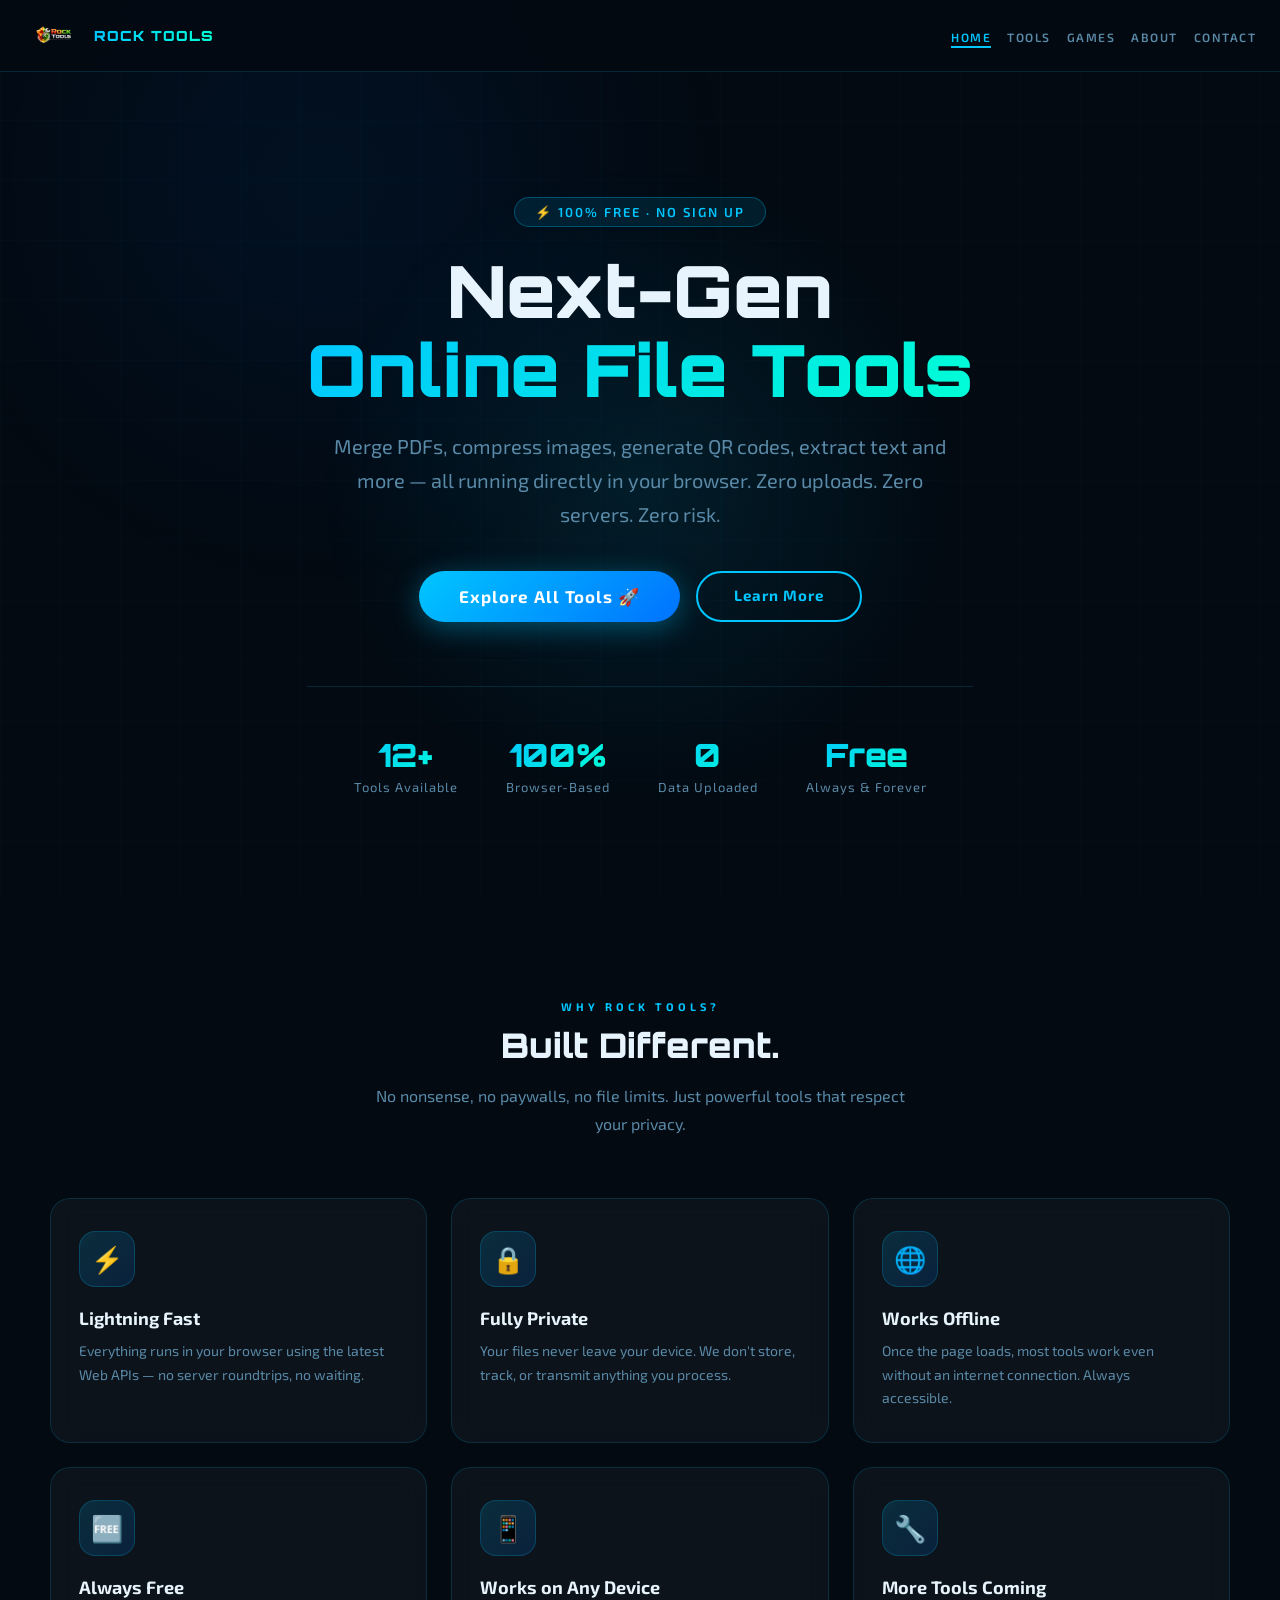
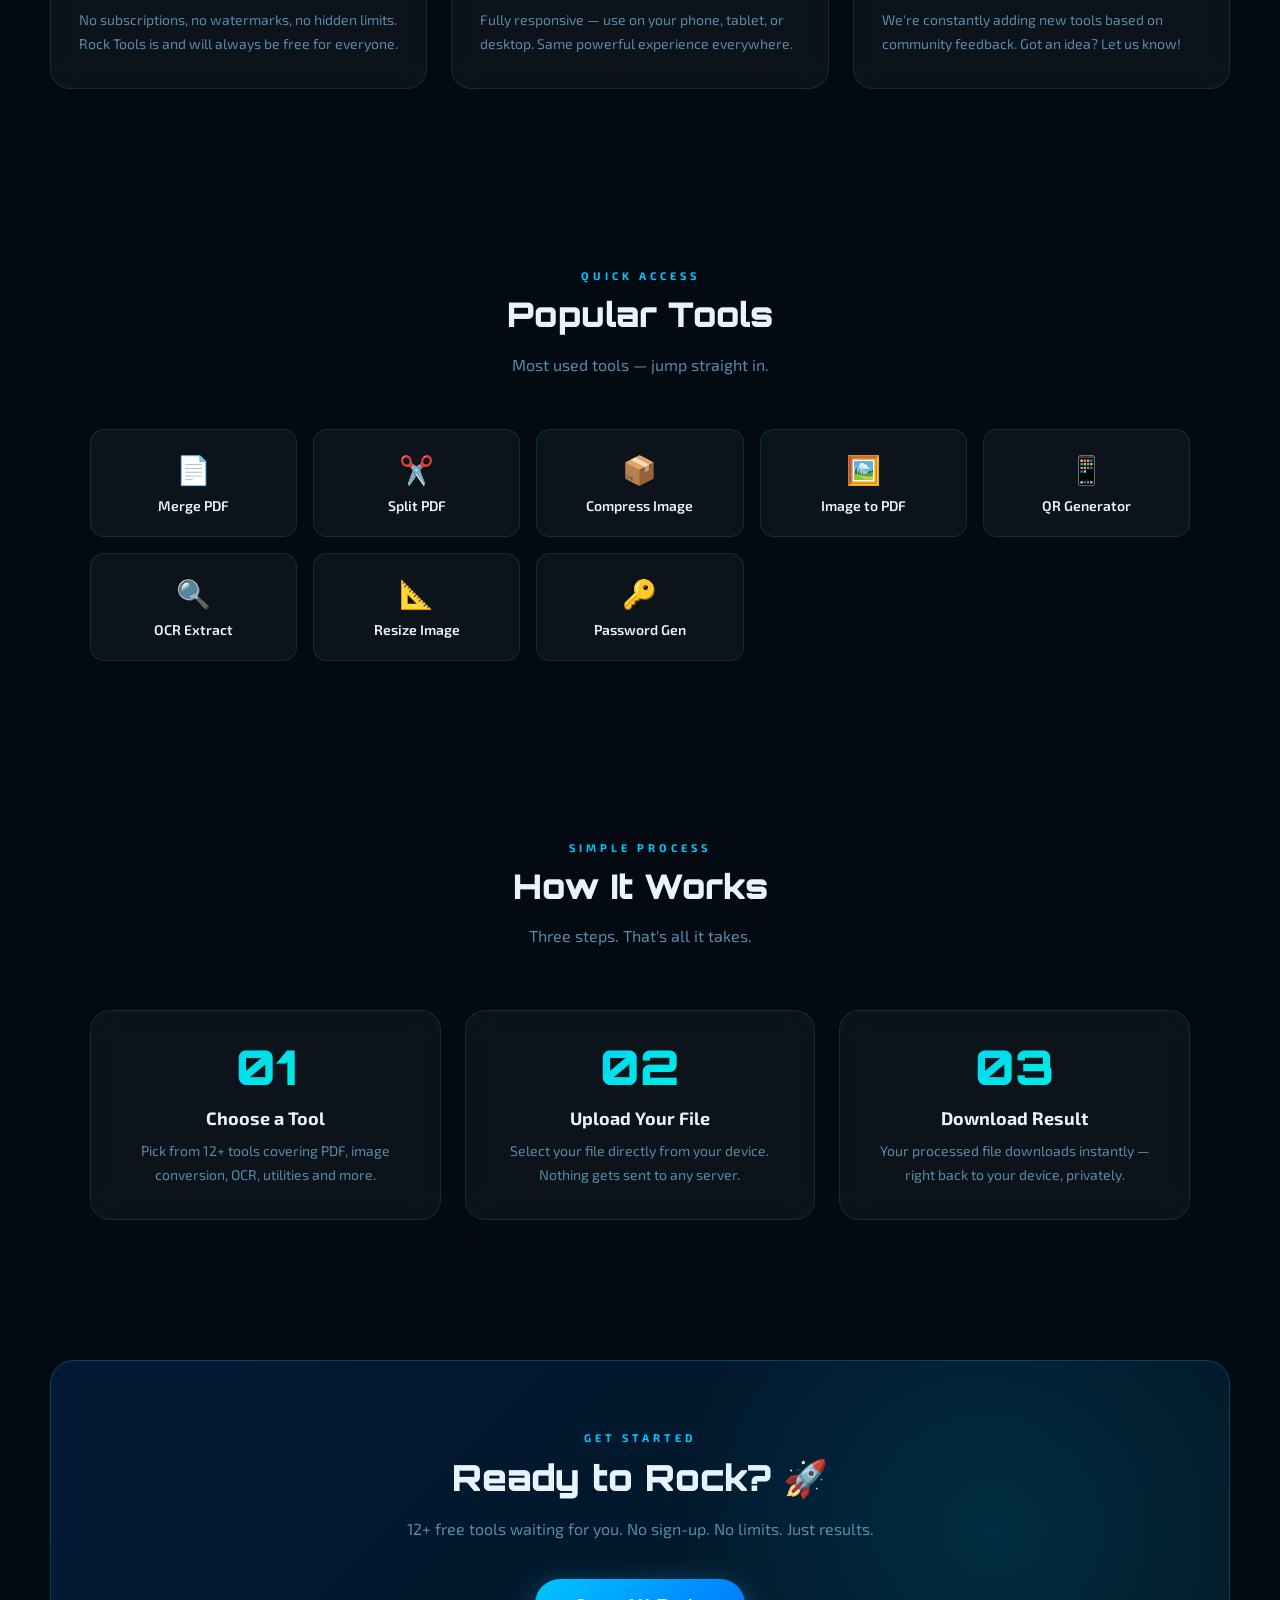
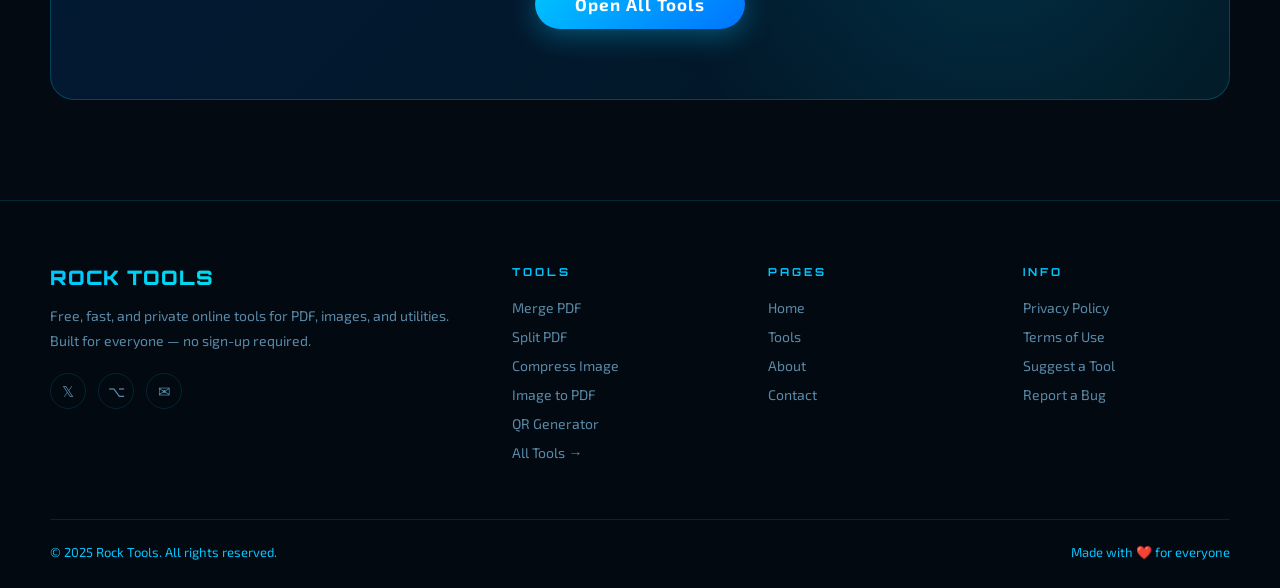
<file: index.html>
<!DOCTYPE html>
<html lang="en">
<head>
  <link rel="manifest" href="manifest.json">
<meta name="theme-color" content="#00c6ff">
  <link rel="icon" href="icon.png">
<link rel="apple-touch-icon" href="icon.png">
  <meta charset="UTF-8">
  <meta name="google-site-verification" content="0Az4DFIxm_3NRge4ZJq5dpTdDdcPxz1YiRa53k9NJTc" />
  <meta name="viewport" content="width=device-width, initial-scale=1.0">
  <meta name="description" content="Rock Tools — Free, fast, and secure online tools for PDF, images & more. Everything runs in your browser. No uploads, no servers, 100% private.">
  <title>Rock Tools — Free Online File & Image Tools</title>
  <link rel="stylesheet" href="style.css">
  <style>
    /* ── HOME-ONLY STYLES ── */
    .hero-section {
      position: relative; z-index: 1;
      min-height: 92vh;
      display: flex; align-items: center; justify-content: center;
      text-align: center;
      padding: 80px 24px 60px;
      overflow: hidden;
    }
    .hero-glow {
      position: absolute; top: 50%; left: 50%;
      transform: translate(-50%, -50%);
      width: 700px; height: 700px;
      background: radial-gradient(ellipse, rgba(0,198,255,0.1) 0%, transparent 65%);
      pointer-events: none;
      animation: float 6s ease-in-out infinite;
    }
    .hero-badge {
      display: inline-block;
      background: rgba(0,198,255,0.1);
      border: 1px solid rgba(0,198,255,0.3);
      border-radius: 50px;
      padding: 6px 20px;
      font-size: 13px; font-weight: 600; letter-spacing: 2px;
      text-transform: uppercase; color: var(--accent);
      margin-bottom: 24px;
    }
    .hero-title {
      font-family: 'Orbitron', sans-serif;
      font-size: clamp(36px, 6vw, 72px);
      font-weight: 900; line-height: 1.1;
      margin-bottom: 8px;
    }
    .hero-title .line2 {
      background: linear-gradient(135deg, var(--accent), var(--accent3));
      -webkit-background-clip: text; -webkit-text-fill-color: transparent;
    }
    .hero-sub {
      font-size: clamp(16px, 2vw, 20px);
      color: var(--muted); line-height: 1.7;
      max-width: 620px; margin: 20px auto 40px;
    }
    .hero-btns { display: flex; gap: 16px; justify-content: center; flex-wrap: wrap; }
    .hero-stats {
      display: flex; justify-content: center; gap: 48px; flex-wrap: wrap;
      margin-top: 64px; padding-top: 48px;
      border-top: 1px solid var(--border);
      position: relative; z-index: 1;
    }
    .hero-stat-num {
      font-family: 'Orbitron', sans-serif;
      font-size: 32px; font-weight: 900;
      background: linear-gradient(135deg, var(--accent), var(--accent3));
      -webkit-background-clip: text; -webkit-text-fill-color: transparent;
    }
    .hero-stat-label { font-size: 13px; color: var(--muted); margin-top: 4px; letter-spacing: 1px; }

    /* ── FEATURES ── */
    .features-section { position:relative; z-index:1; padding: 100px 50px; max-width: 1300px; margin: auto; }
    .features-header { text-align: center; margin-bottom: 60px; }
    .features-header .section-sub { margin: 0 auto; }
    .features-grid { display: grid; grid-template-columns: repeat(auto-fit, minmax(280px, 1fr)); gap: 24px; }
    .feature-icon {
      width: 56px; height: 56px; border-radius: 16px;
      background: linear-gradient(135deg, rgba(0,198,255,0.15), rgba(0,114,255,0.15));
      border: 1px solid rgba(0,198,255,0.2);
      display: flex; align-items: center; justify-content: center;
      font-size: 26px; margin-bottom: 20px;
    }
    .feature-title { font-size: 18px; font-weight: 700; margin-bottom: 10px; }
    .feature-desc { font-size: 14px; color: var(--muted); line-height: 1.7; }

    /* ── POPULAR TOOLS ── */
    .popular-section { position:relative; z-index:1; padding: 80px 50px; }
    .popular-section .section-title, .popular-section .section-label { text-align: center; }
    .popular-section .section-sub { margin: 0 auto 50px; text-align:center; }
    .tools-preview-grid {
      display: grid;
      grid-template-columns: repeat(auto-fit, minmax(180px, 1fr));
      gap: 16px; max-width: 1100px; margin: auto;
    }
    .preview-card {
      background: var(--bg-card); border: 1px solid var(--border);
      border-radius: 14px; padding: 22px 16px; text-align: center;
      cursor: pointer; text-decoration: none; color: var(--text);
      transition: transform 0.3s, border-color 0.3s, box-shadow 0.3s;
    }
    .preview-card:hover { transform: translateY(-5px); border-color: rgba(0,198,255,0.4); box-shadow: var(--glow); }
    .preview-card .icon { font-size: 28px; margin-bottom: 10px; }
    .preview-card .name { font-size: 14px; font-weight: 600; }

    /* ── HOW IT WORKS ── */
    .hiw-section { position:relative; z-index:1; padding: 100px 50px; max-width: 1200px; margin: auto; }
    .hiw-section .section-title, .hiw-section .section-label { text-align:center; }
    .hiw-section .section-sub { text-align:center; margin:0 auto 60px; }
    .hiw-grid { display:grid; grid-template-columns:repeat(auto-fit,minmax(220px,1fr)); gap:24px; }
    .hiw-card { text-align:center; position:relative; }
    .hiw-num {
      font-family:'Orbitron',sans-serif; font-size:48px; font-weight:900; line-height:1;
      background:linear-gradient(135deg,var(--accent),var(--accent3));
      -webkit-background-clip:text; -webkit-text-fill-color:transparent;
      margin-bottom:16px;
    }
    .hiw-title { font-size:18px; font-weight:700; margin-bottom:10px; }
    .hiw-desc { font-size:14px; color:var(--muted); line-height:1.7; }

    /* ── CTA BANNER ── */
    .cta-section {
      position:relative; z-index:1; margin: 40px 50px 100px;
      border-radius: 24px; overflow:hidden;
      background: linear-gradient(135deg, rgba(0,114,255,0.15), rgba(0,198,255,0.08));
      border: 1px solid rgba(0,198,255,0.25);
      padding: 70px 40px; text-align:center;
    }
    .cta-section::before {
      content:''; position:absolute; top:-50%; right:-10%; width:60%; height:200%;
      background: radial-gradient(ellipse, rgba(0,198,255,0.12) 0%, transparent 65%);
      pointer-events:none;
    }
    .cta-section .section-title { font-size:36px; margin-bottom:16px; }
    .cta-section .section-sub { margin:0 auto 36px; }

    @media(max-width:600px) {
      .features-section,.popular-section,.hiw-section { padding:60px 20px; }
      .cta-section { margin:20px 20px 60px; padding:50px 24px; }
      .hero-stats { gap:28px; }
    }
  </style>
</head>
<body>

  <nav>
    <a href="index.html" class="logo">
      <img src="logo.png" alt="Rock Tools Logo">
      <span class="logo-text">ROCK TOOLS</span>
    </a>
    <ul>
  <li><a href="index.html" class="active">Home</a></li>
  <li><a href="tools.html">Tools</a></li>
  <li><a href="games.html">Games</a></li>
  <li><a href="about.html">About</a></li>
  <li><a href="contact.html">Contact</a></li>
</ul>
  </nav>

  <!-- HERO -->
  <section class="hero-section">
    <div class="hero-glow"></div>
    <div>
      <div class="hero-badge fadeUp">⚡ 100% Free · No Sign Up</div>
      <h1 class="hero-title">
        <span class="fadeUp d1">Next-Gen</span><br>
        <span class="line2 fadeUp d2">Online File Tools</span>
      </h1>
      <p class="hero-sub fadeUp d3">
        Merge PDFs, compress images, generate QR codes, extract text and more —
        all running directly in your browser. Zero uploads. Zero servers. Zero risk.
      </p>
      <div class="hero-btns fadeUp d4">
        <a href="tools.html" class="btn-primary">Explore All Tools 🚀</a>
        <a href="about.html" class="btn-outline">Learn More</a>
      </div>
      <button id="installBtn" style="
margin-top:15px;
padding:10px 15px;
border-radius:10px;
background:linear-gradient(135deg,#00c6ff,#0072ff);
border:none;
color:#000;
font-weight:bold;
display:none;
">
📲 Install App
      </button>

      <div class="hero-stats fadeUp d5">
        <div>
          <div class="hero-stat-num">12+</div>
          <div class="hero-stat-label">Tools Available</div>
        </div>
        <div>
          <div class="hero-stat-num">100%</div>
          <div class="hero-stat-label">Browser-Based</div>
        </div>
        <div>
          <div class="hero-stat-num">0</div>
          <div class="hero-stat-label">Data Uploaded</div>
        </div>
        <div>
          <div class="hero-stat-num">Free</div>
          <div class="hero-stat-label">Always & Forever</div>
        </div>
      </div>
    </div>
  </section>

  <!-- FEATURES -->
  <section class="features-section">
    <div class="features-header">
      <div class="section-label">Why Rock Tools?</div>
      <h2 class="section-title">Built Different.</h2>
      <p class="section-sub">No nonsense, no paywalls, no file limits. Just powerful tools that respect your privacy.</p>
    </div>
    <div class="features-grid">
      <div class="glass-card fadeUp d1">
        <div class="feature-icon">⚡</div>
        <div class="feature-title">Lightning Fast</div>
        <div class="feature-desc">Everything runs in your browser using the latest Web APIs — no server roundtrips, no waiting.</div>
      </div>
      <div class="glass-card fadeUp d2">
        <div class="feature-icon">🔒</div>
        <div class="feature-title">Fully Private</div>
        <div class="feature-desc">Your files never leave your device. We don't store, track, or transmit anything you process.</div>
      </div>
      <div class="glass-card fadeUp d3">
        <div class="feature-icon">🌐</div>
        <div class="feature-title">Works Offline</div>
        <div class="feature-desc">Once the page loads, most tools work even without an internet connection. Always accessible.</div>
      </div>
      <div class="glass-card fadeUp d4">
        <div class="feature-icon">🆓</div>
        <div class="feature-title">Always Free</div>
        <div class="feature-desc">No subscriptions, no watermarks, no hidden limits. Rock Tools is and will always be free for everyone.</div>
      </div>
      <div class="glass-card fadeUp d5">
        <div class="feature-icon">📱</div>
        <div class="feature-title">Works on Any Device</div>
        <div class="feature-desc">Fully responsive — use on your phone, tablet, or desktop. Same powerful experience everywhere.</div>
      </div>
      <div class="glass-card fadeUp d6">
        <div class="feature-icon">🔧</div>
        <div class="feature-title">More Tools Coming</div>
        <div class="feature-desc">We're constantly adding new tools based on community feedback. Got an idea? Let us know!</div>
      </div>
    </div>
  </section>

  <!-- POPULAR TOOLS -->
  <section class="popular-section">
    <div class="section-label">Quick Access</div>
    <h2 class="section-title">Popular Tools</h2>
    <p class="section-sub">Most used tools — jump straight in.</p>
    <div class="tools-preview-grid">
      <a href="tools.html" class="preview-card"><div class="icon">📄</div><div class="name">Merge PDF</div></a>
      <a href="tools.html" class="preview-card"><div class="icon">✂️</div><div class="name">Split PDF</div></a>
      <a href="tools.html" class="preview-card"><div class="icon">📦</div><div class="name">Compress Image</div></a>
      <a href="tools.html" class="preview-card"><div class="icon">🖼️</div><div class="name">Image to PDF</div></a>
      <a href="tools.html" class="preview-card"><div class="icon">📱</div><div class="name">QR Generator</div></a>
      <a href="tools.html" class="preview-card"><div class="icon">🔍</div><div class="name">OCR Extract</div></a>
      <a href="tools.html" class="preview-card"><div class="icon">📐</div><div class="name">Resize Image</div></a>
      <a href="tools.html" class="preview-card"><div class="icon">🔑</div><div class="name">Password Gen</div></a>
    </div>
  </section>

  <!-- HOW IT WORKS -->
  <section class="hiw-section">
    <div class="section-label">Simple Process</div>
    <h2 class="section-title">How It Works</h2>
    <p class="section-sub">Three steps. That's all it takes.</p>
    <div class="hiw-grid">
      <div class="glass-card hiw-card fadeUp d1">
        <div class="hiw-num">01</div>
        <div class="hiw-title">Choose a Tool</div>
        <div class="hiw-desc">Pick from 12+ tools covering PDF, image conversion, OCR, utilities and more.</div>
      </div>
      <div class="glass-card hiw-card fadeUp d2">
        <div class="hiw-num">02</div>
        <div class="hiw-title">Upload Your File</div>
        <div class="hiw-desc">Select your file directly from your device. Nothing gets sent to any server.</div>
      </div>
      <div class="glass-card hiw-card fadeUp d3">
        <div class="hiw-num">03</div>
        <div class="hiw-title">Download Result</div>
        <div class="hiw-desc">Your processed file downloads instantly — right back to your device, privately.</div>
      </div>
    </div>
  </section>

  <!-- CTA BANNER -->
  <section class="cta-section">
    <div class="section-label">Get Started</div>
    <h2 class="section-title">Ready to Rock? 🚀</h2>
    <p class="section-sub">12+ free tools waiting for you. No sign-up. No limits. Just results.</p>
    <a href="tools.html" class="btn-primary">Open All Tools</a>
  </section>

  <!-- FOOTER -->
  <footer>
    <div class="footer-grid">
      <div class="footer-brand">
        <div class="logo-text">ROCK TOOLS</div>
        <p>Free, fast, and private online tools for PDF, images, and utilities. Built for everyone — no sign-up required.</p>
        <div class="footer-social">
          <a href="#" title="Twitter">𝕏</a>
          <a href="#" title="GitHub">⌥</a>
          <a href="#" title="Email">✉</a>
        </div>
      </div>
      <div class="footer-col">
        <h4>Tools</h4>
        <ul>
          <li><a href="tools.html">Merge PDF</a></li>
          <li><a href="tools.html">Split PDF</a></li>
          <li><a href="tools.html">Compress Image</a></li>
          <li><a href="tools.html">Image to PDF</a></li>
          <li><a href="tools.html">QR Generator</a></li>
          <li><a href="tools.html">All Tools →</a></li>
        </ul>
      </div>
      <div class="footer-col">
        <h4>Pages</h4>
        <ul>
          <li><a href="index.html">Home</a></li>
          <li><a href="tools.html">Tools</a></li>
          <li><a href="about.html">About</a></li>
          <li><a href="contact.html">Contact</a></li>
        </ul>
      </div>
      <div class="footer-col">
        <h4>Info</h4>
        <ul>
          <li><a href="#">Privacy Policy</a></li>
          <li><a href="#">Terms of Use</a></li>
          <li><a href="contact.html">Suggest a Tool</a></li>
          <li><a href="contact.html">Report a Bug</a></li>
        </ul>
      </div>
    </div>
    <div class="footer-bottom">
      <span>© 2025 <span>Rock Tools</span>. All rights reserved.</span>
      <span>Made with ❤️ for everyone</span>
    </div>
  </footer>
  <script>
if ("serviceWorker" in navigator) {
  navigator.serviceWorker.register("sw.js")
    .then(() => console.log("PWA Ready"))
    .catch(err => console.log(err));
}
</script>
  <script>
let deferredPrompt;

window.addEventListener("beforeinstallprompt", (e) => {
  e.preventDefault();
  deferredPrompt = e;
  document.getElementById("installBtn").style.display = "block";
});

document.getElementById("installBtn").addEventListener("click", () => {
  deferredPrompt.prompt();
});
</script>

</body>
</html>
</file>
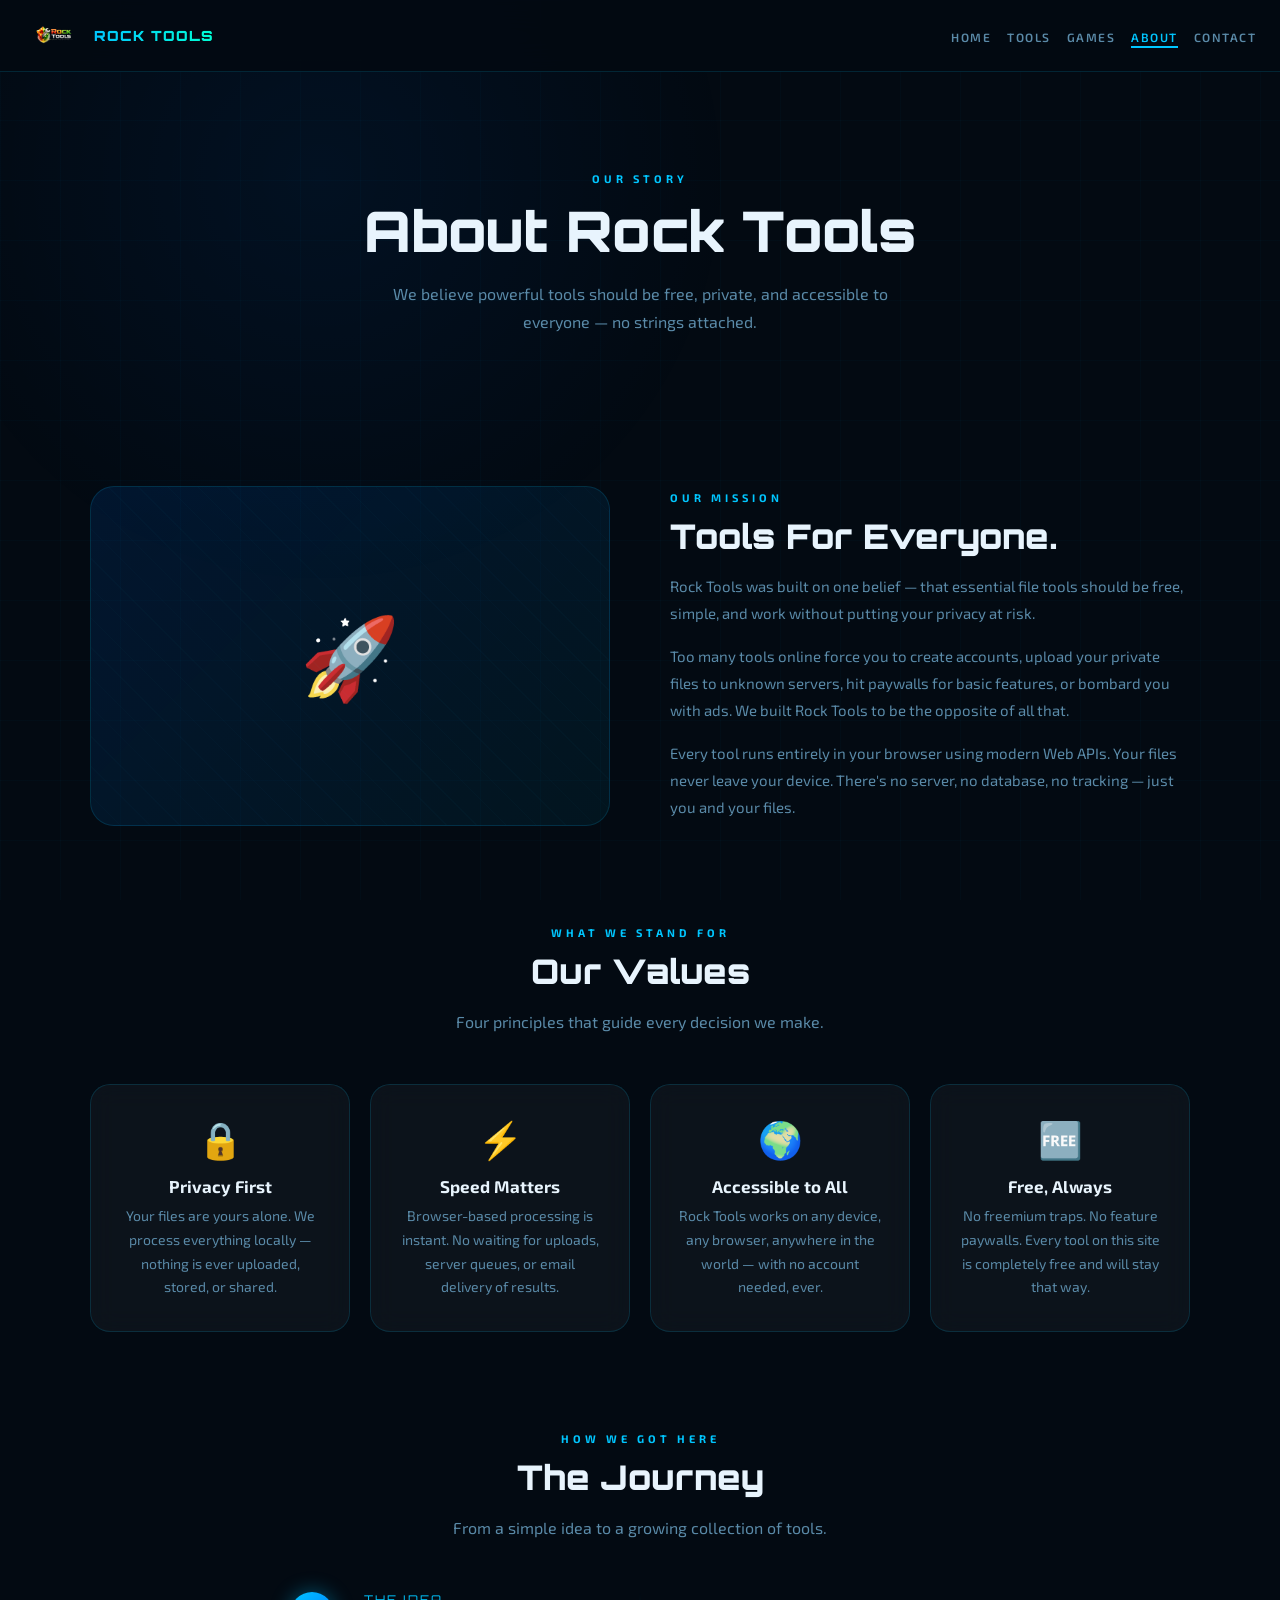
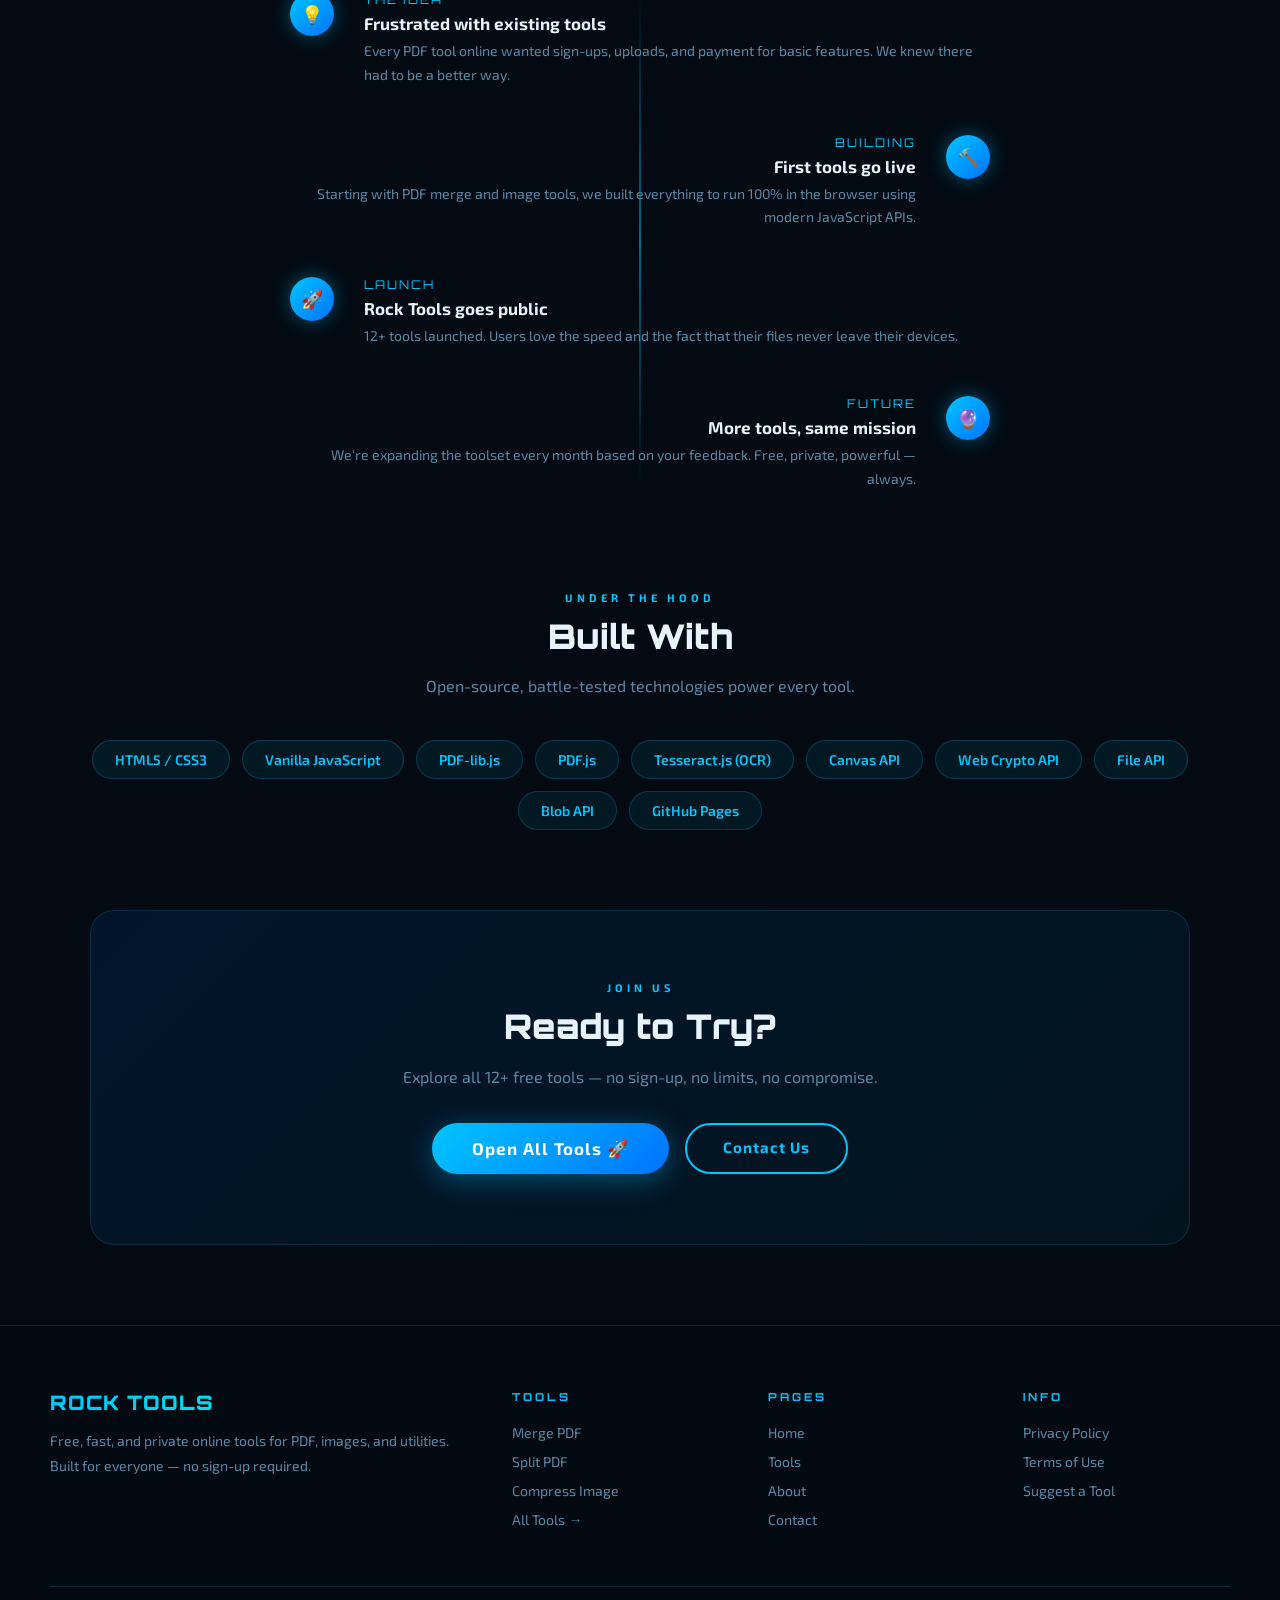
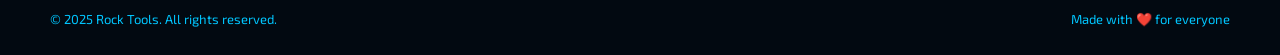
<file: about.html>
<!DOCTYPE html>
<html lang="en">
<head>
  <meta charset="UTF-8">
  <meta name="viewport" content="width=device-width, initial-scale=1.0">
  <meta name="description" content="About Rock Tools — free browser-based tools for PDF, images, and utilities. Learn about our mission, values and the team behind it.">
  <title>About | Rock Tools</title>
  <link rel="stylesheet" href="style.css">
  <style>
    .page-hero {
      position:relative; z-index:1;
      text-align:center; padding:100px 24px 70px;
    }
    .page-hero .section-title { font-size: clamp(28px, 5vw, 56px); }
    .page-hero .section-sub { margin:16px auto 0; }

    .about-section { position:relative; z-index:1; max-width:1200px; margin:auto; padding:80px 50px; }

    /* Mission block */
    .mission-block {
      display:grid; grid-template-columns:1fr 1fr; gap:60px; align-items:center; margin-bottom:100px;
    }
    .mission-visual {
      background: linear-gradient(135deg, rgba(0,114,255,0.12), rgba(0,198,255,0.06));
      border:1px solid var(--border); border-radius:24px; height:340px;
      display:flex; align-items:center; justify-content:center; font-size:80px;
      position:relative; overflow:hidden;
      animation: glowPulse 4s ease-in-out infinite;
    }
    @keyframes glowPulse { 0%,100%{box-shadow:0 0 30px rgba(0,198,255,0.1);} 50%{box-shadow:0 0 60px rgba(0,198,255,0.3);} }
    .mission-visual::before {
      content:''; position:absolute; inset:0;
      background: repeating-linear-gradient(45deg, transparent, transparent 20px, rgba(0,198,255,0.02) 20px, rgba(0,198,255,0.02) 21px);
    }
    .mission-text .section-sub { max-width:100%; }
    .mission-text p { color:var(--muted); font-size:15px; line-height:1.8; margin-top:16px; }

    /* Values grid */
    .values-section { margin-bottom:100px; }
    .values-section .section-title,.values-section .section-label { text-align:center; }
    .values-section .section-sub { text-align:center; margin:0 auto 48px; }
    .values-grid { display:grid; grid-template-columns:repeat(auto-fit,minmax(250px,1fr)); gap:20px; }
    .value-card { text-align:center; }
    .value-emoji { font-size:36px; margin-bottom:14px; display:block; animation:float 3s ease-in-out infinite; }
    .value-card:nth-child(2) .value-emoji { animation-delay:.4s; }
    .value-card:nth-child(3) .value-emoji { animation-delay:.8s; }
    .value-card:nth-child(4) .value-emoji { animation-delay:1.2s; }
    .value-title { font-size:17px; font-weight:700; margin-bottom:8px; }
    .value-desc { font-size:14px; color:var(--muted); line-height:1.7; }

    /* Story timeline */
    .story-section { margin-bottom:100px; }
    .story-section .section-title,.story-section .section-label { text-align:center; }
    .story-section .section-sub { text-align:center; margin:0 auto 50px; }
    .timeline { position:relative; max-width:700px; margin:auto; }
    .timeline::before {
      content:''; position:absolute; left:50%; top:0; bottom:0; width:1px;
      background: linear-gradient(180deg, transparent, var(--accent), transparent);
      transform:translateX(-50%);
    }
    .timeline-item { display:flex; gap:30px; align-items:flex-start; margin-bottom:48px; }
    .timeline-item:nth-child(even) { flex-direction:row-reverse; text-align:right; }
    .timeline-dot {
      flex-shrink:0; width:44px; height:44px; border-radius:50%;
      background: linear-gradient(135deg, var(--accent), var(--accent2));
      display:flex; align-items:center; justify-content:center;
      font-size:18px; position:relative; z-index:1;
      box-shadow:0 0 20px rgba(0,198,255,0.4);
    }
    .timeline-content { flex:1; }
    .timeline-year { font-family:'Orbitron',sans-serif; font-size:12px; color:var(--accent); letter-spacing:2px; margin-bottom:6px; }
    .timeline-title { font-size:17px; font-weight:700; margin-bottom:6px; }
    .timeline-desc { font-size:14px; color:var(--muted); line-height:1.7; }

    /* Tech stack */
    .tech-section { text-align:center; margin-bottom:80px; }
    .tech-section .section-sub { margin:0 auto 40px; }
    .tech-pills { display:flex; flex-wrap:wrap; justify-content:center; gap:12px; }
    .tech-pill {
      background:rgba(0,198,255,0.08); border:1px solid rgba(0,198,255,0.2);
      border-radius:50px; padding:10px 22px;
      font-size:14px; font-weight:600; color:var(--accent);
      transition: all 0.2s;
    }
    .tech-pill:hover { background:rgba(0,198,255,0.18); transform:translateY(-2px); }

    /* CTA */
    .about-cta {
      text-align:center; padding:70px 30px;
      background: linear-gradient(135deg, rgba(0,114,255,0.1), rgba(0,198,255,0.06));
      border:1px solid var(--border); border-radius:24px; margin-bottom:0;
    }
    .about-cta .section-sub { margin:0 auto 32px; }
    .about-cta-btns { display:flex; gap:16px; justify-content:center; flex-wrap:wrap; }

    @media(max-width:768px) {
      .mission-block { grid-template-columns:1fr; gap:32px; }
      .timeline::before { left:20px; }
      .timeline-item,.timeline-item:nth-child(even) { flex-direction:column; text-align:left; }
      .about-section { padding:60px 20px; }
    }
  </style>
</head>
<body>

  <nav>
    <a href="index.html" class="logo">
      <img src="logo.png" alt="Rock Tools Logo">
      <span class="logo-text">ROCK TOOLS</span>
    </a>
    <ul>
  <li><a href="index.html">Home</a></li>
  <li><a href="tools.html">Tools</a></li>
  <li><a href="games.html">Games</a></li>
  <li><a href="about.html" class="active">About</a></li>
  <li><a href="contact.html">Contact</a></li>
</ul>
  </nav>

  <!-- Page Hero -->
  <div class="page-hero">
    <div class="section-label fadeUp">Our Story</div>
    <h1 class="section-title fadeUp d1">About Rock Tools</h1>
    <p class="section-sub fadeUp d2">We believe powerful tools should be free, private, and accessible to everyone — no strings attached.</p>
  </div>

  <div class="about-section">

    <!-- Mission -->
    <div class="mission-block">
      <div class="mission-visual fadeUp">🚀</div>
      <div class="mission-text fadeUp d2">
        <div class="section-label">Our Mission</div>
        <h2 class="section-title">Tools For Everyone.</h2>
        <p class="section-sub">Rock Tools was built on one belief — that essential file tools should be free, simple, and work without putting your privacy at risk.</p>
        <p>Too many tools online force you to create accounts, upload your private files to unknown servers, hit paywalls for basic features, or bombard you with ads. We built Rock Tools to be the opposite of all that.</p>
        <p>Every tool runs entirely in your browser using modern Web APIs. Your files never leave your device. There's no server, no database, no tracking — just you and your files.</p>
      </div>
    </div>

    <!-- Values -->
    <div class="values-section">
      <div class="section-label">What We Stand For</div>
      <h2 class="section-title">Our Values</h2>
      <p class="section-sub">Four principles that guide every decision we make.</p>
      <div class="values-grid">
        <div class="glass-card value-card fadeUp d1">
          <span class="value-emoji">🔒</span>
          <div class="value-title">Privacy First</div>
          <div class="value-desc">Your files are yours alone. We process everything locally — nothing is ever uploaded, stored, or shared.</div>
        </div>
        <div class="glass-card value-card fadeUp d2">
          <span class="value-emoji">⚡</span>
          <div class="value-title">Speed Matters</div>
          <div class="value-desc">Browser-based processing is instant. No waiting for uploads, server queues, or email delivery of results.</div>
        </div>
        <div class="glass-card value-card fadeUp d3">
          <span class="value-emoji">🌍</span>
          <div class="value-title">Accessible to All</div>
          <div class="value-desc">Rock Tools works on any device, any browser, anywhere in the world — with no account needed, ever.</div>
        </div>
        <div class="glass-card value-card fadeUp d4">
          <span class="value-emoji">🆓</span>
          <div class="value-title">Free, Always</div>
          <div class="value-desc">No freemium traps. No feature paywalls. Every tool on this site is completely free and will stay that way.</div>
        </div>
      </div>
    </div>

    <!-- Story Timeline -->
    <div class="story-section">
      <div class="section-label">How We Got Here</div>
      <h2 class="section-title">The Journey</h2>
      <p class="section-sub">From a simple idea to a growing collection of tools.</p>
      <div class="timeline">
        <div class="timeline-item fadeUp d1">
          <div class="timeline-dot">💡</div>
          <div class="timeline-content">
            <div class="timeline-year">THE IDEA</div>
            <div class="timeline-title">Frustrated with existing tools</div>
            <div class="timeline-desc">Every PDF tool online wanted sign-ups, uploads, and payment for basic features. We knew there had to be a better way.</div>
          </div>
        </div>
        <div class="timeline-item fadeUp d2">
          <div class="timeline-dot">🔨</div>
          <div class="timeline-content">
            <div class="timeline-year">BUILDING</div>
            <div class="timeline-title">First tools go live</div>
            <div class="timeline-desc">Starting with PDF merge and image tools, we built everything to run 100% in the browser using modern JavaScript APIs.</div>
          </div>
        </div>
        <div class="timeline-item fadeUp d3">
          <div class="timeline-dot">🚀</div>
          <div class="timeline-content">
            <div class="timeline-year">LAUNCH</div>
            <div class="timeline-title">Rock Tools goes public</div>
            <div class="timeline-desc">12+ tools launched. Users love the speed and the fact that their files never leave their devices.</div>
          </div>
        </div>
        <div class="timeline-item fadeUp d4">
          <div class="timeline-dot">🔮</div>
          <div class="timeline-content">
            <div class="timeline-year">FUTURE</div>
            <div class="timeline-title">More tools, same mission</div>
            <div class="timeline-desc">We're expanding the toolset every month based on your feedback. Free, private, powerful — always.</div>
          </div>
        </div>
      </div>
    </div>

    <!-- Tech Stack -->
    <div class="tech-section">
      <div class="section-label">Under the Hood</div>
      <h2 class="section-title">Built With</h2>
      <p class="section-sub">Open-source, battle-tested technologies power every tool.</p>
      <div class="tech-pills">
        <span class="tech-pill">HTML5 / CSS3</span>
        <span class="tech-pill">Vanilla JavaScript</span>
        <span class="tech-pill">PDF-lib.js</span>
        <span class="tech-pill">PDF.js</span>
        <span class="tech-pill">Tesseract.js (OCR)</span>
        <span class="tech-pill">Canvas API</span>
        <span class="tech-pill">Web Crypto API</span>
        <span class="tech-pill">File API</span>
        <span class="tech-pill">Blob API</span>
        <span class="tech-pill">GitHub Pages</span>
      </div>
    </div>

    <!-- CTA -->
    <div class="about-cta fadeUp">
      <div class="section-label">Join Us</div>
      <h2 class="section-title">Ready to Try?</h2>
      <p class="section-sub">Explore all 12+ free tools — no sign-up, no limits, no compromise.</p>
      <div class="about-cta-btns">
        <a href="tools.html" class="btn-primary">Open All Tools 🚀</a>
        <a href="contact.html" class="btn-outline">Contact Us</a>
      </div>
    </div>

  </div>

  <footer>
    <div class="footer-grid">
      <div class="footer-brand">
        <div class="logo-text">ROCK TOOLS</div>
        <p>Free, fast, and private online tools for PDF, images, and utilities. Built for everyone — no sign-up required.</p>
      </div>
      <div class="footer-col">
        <h4>Tools</h4>
        <ul>
          <li><a href="tools.html">Merge PDF</a></li>
          <li><a href="tools.html">Split PDF</a></li>
          <li><a href="tools.html">Compress Image</a></li>
          <li><a href="tools.html">All Tools →</a></li>
        </ul>
      </div>
      <div class="footer-col">
        <h4>Pages</h4>
        <ul>
          <li><a href="index.html">Home</a></li>
          <li><a href="tools.html">Tools</a></li>
          <li><a href="about.html">About</a></li>
          <li><a href="contact.html">Contact</a></li>
        </ul>
      </div>
      <div class="footer-col">
        <h4>Info</h4>
        <ul>
          <li><a href="#">Privacy Policy</a></li>
          <li><a href="#">Terms of Use</a></li>
          <li><a href="contact.html">Suggest a Tool</a></li>
        </ul>
      </div>
    </div>
    <div class="footer-bottom">
      <span>© 2025 <span>Rock Tools</span>. All rights reserved.</span>
      <span>Made with ❤️ for everyone</span>
    </div>
  </footer>

</body>
</html>
</file>
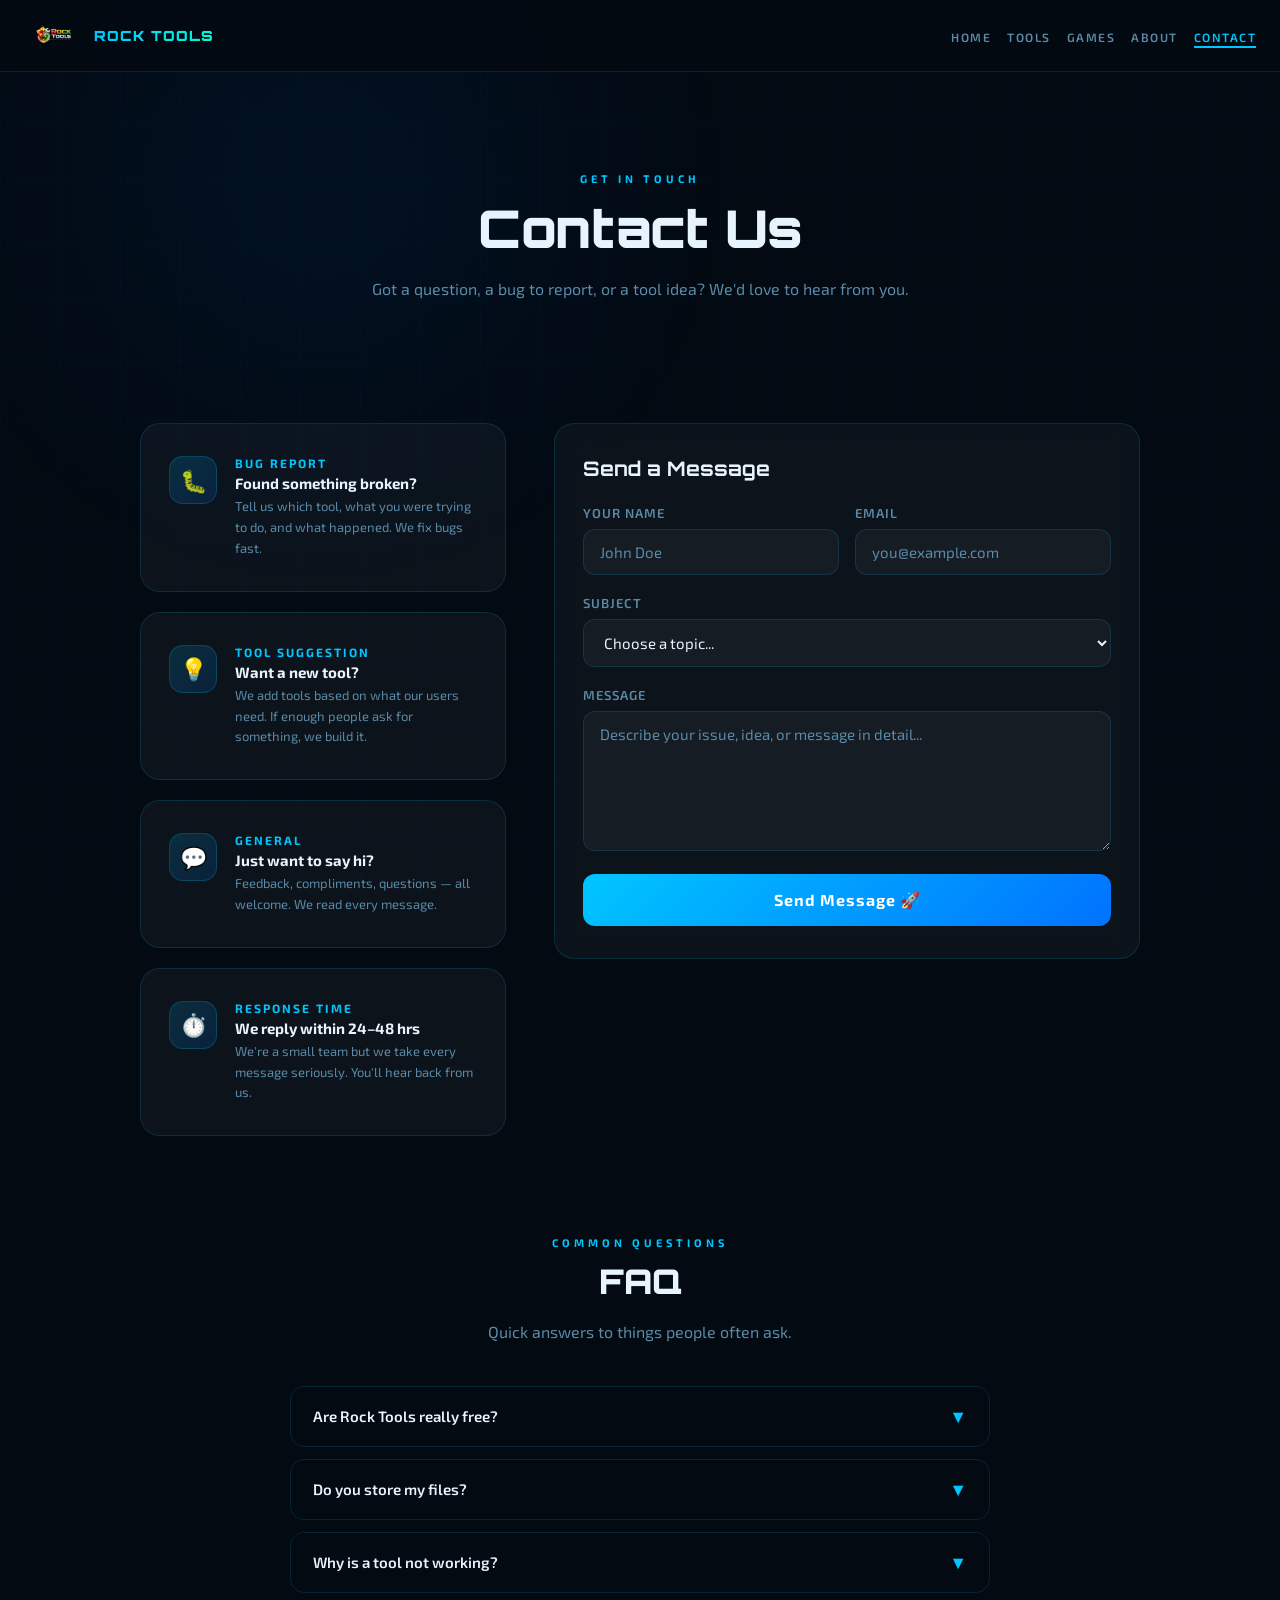
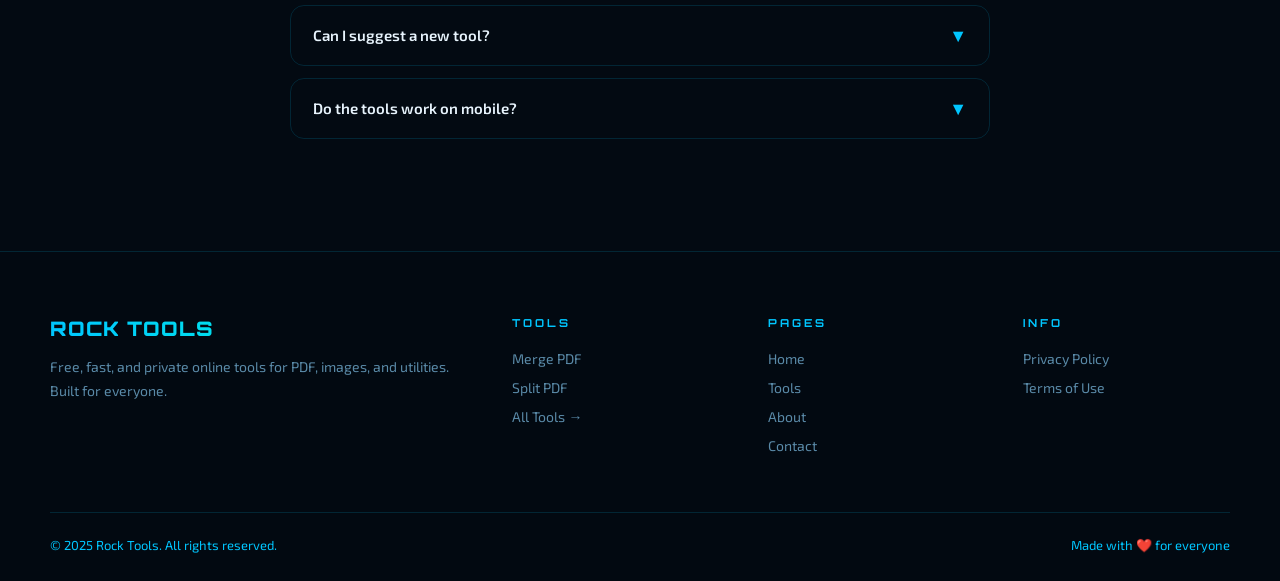
<file: contact.html>
<!DOCTYPE html>
<html lang="en">
<head>
  <meta charset="UTF-8">
  <meta name="viewport" content="width=device-width, initial-scale=1.0">
  <meta name="description" content="Contact Rock Tools — report a bug, suggest a tool, or just say hello.">
  <title>Contact | Rock Tools</title>
  <link rel="stylesheet" href="style.css">
  <style>
    .page-hero { position:relative; z-index:1; text-align:center; padding:100px 24px 60px; }
    .page-hero .section-title { font-size: clamp(28px,5vw,52px); }
    .page-hero .section-sub { margin:16px auto 0; }

    .contact-section { position:relative; z-index:1; max-width:1100px; margin:auto; padding:60px 50px 100px; }
    .contact-grid { display:grid; grid-template-columns:1fr 1.6fr; gap:48px; align-items:start; }

    /* Info column */
    .contact-info { display:flex; flex-direction:column; gap:20px; }
    .info-card { display:flex; gap:18px; align-items:flex-start; }
    .info-icon {
      width:48px; height:48px; flex-shrink:0; border-radius:14px;
      background:linear-gradient(135deg,rgba(0,198,255,0.15),rgba(0,114,255,0.15));
      border:1px solid rgba(0,198,255,0.2);
      display:flex; align-items:center; justify-content:center; font-size:22px;
    }
    .info-label { font-size:12px; letter-spacing:2px; text-transform:uppercase; color:var(--accent); margin-bottom:4px; font-weight:700; }
    .info-title { font-size:15px; font-weight:700; margin-bottom:4px; }
    .info-desc { font-size:13px; color:var(--muted); line-height:1.6; }

    /* Form */
    .contact-form-card { position:relative; }
    .form-group { margin-bottom:20px; }
    .form-label { display:block; font-size:13px; font-weight:600; color:var(--muted); letter-spacing:1px; text-transform:uppercase; margin-bottom:8px; }
    .form-input, .form-textarea, .form-select {
      width:100%; padding:13px 16px;
      background:rgba(255,255,255,0.04); border:1px solid var(--border);
      border-radius:12px; color:var(--text);
      font-family:'Exo 2',sans-serif; font-size:15px;
      transition:border-color 0.2s, box-shadow 0.2s; outline:none;
    }
    .form-input:focus, .form-textarea:focus, .form-select:focus {
      border-color:var(--accent); box-shadow:0 0 0 3px rgba(0,198,255,0.1);
    }
    .form-input::placeholder, .form-textarea::placeholder { color:var(--muted); }
    .form-textarea { height:140px; resize:vertical; }
    .form-select option { background:#0a1628; }
    .form-row { display:grid; grid-template-columns:1fr 1fr; gap:16px; }

    .submit-btn {
      width:100%; padding:16px;
      background:linear-gradient(135deg,var(--accent),var(--accent2));
      border:none; border-radius:12px; color:#fff;
      font-family:'Exo 2',sans-serif; font-size:16px; font-weight:700;
      cursor:pointer; letter-spacing:1px;
      transition:transform 0.2s, box-shadow 0.2s;
    }
    .submit-btn:hover { transform:translateY(-2px); box-shadow:0 8px 28px rgba(0,198,255,0.45); }

    .form-success {
      display:none; text-align:center; padding:30px;
      background:rgba(74,222,128,0.08); border:1px solid rgba(74,222,128,0.3);
      border-radius:14px; margin-top:16px;
    }
    .form-success .tick { font-size:40px; margin-bottom:10px; }
    .form-success h3 { font-size:18px; font-weight:700; color:#4ade80; margin-bottom:8px; }
    .form-success p { font-size:14px; color:var(--muted); }

    /* FAQ */
    .faq-section { position:relative; z-index:1; max-width:800px; margin:0 auto; padding:0 50px 100px; }
    .faq-section .section-title,.faq-section .section-label { text-align:center; }
    .faq-section .section-sub { text-align:center; margin:0 auto 40px; }
    .faq-item { border:1px solid var(--border); border-radius:14px; margin-bottom:12px; overflow:hidden; }
    .faq-q {
      width:100%; padding:18px 22px; background:transparent; border:none;
      color:var(--text); font-family:'Exo 2',sans-serif; font-size:15px; font-weight:600;
      cursor:pointer; text-align:left; display:flex; justify-content:space-between; align-items:center;
      transition:background 0.2s;
    }
    .faq-q:hover { background:rgba(255,255,255,0.04); }
    .faq-arrow { color:var(--accent); font-size:18px; transition:transform 0.3s; }
    .faq-a { max-height:0; overflow:hidden; transition:max-height 0.3s ease, padding 0.3s; }
    .faq-a.open { max-height:200px; }
    .faq-a p { padding:0 22px 18px; font-size:14px; color:var(--muted); line-height:1.75; }

    @media(max-width:768px) {
      .contact-grid { grid-template-columns:1fr; }
      .form-row { grid-template-columns:1fr; }
      .contact-section,.faq-section { padding:40px 20px 60px; }
    }
  </style>
</head>
<body>

  <nav>
    <a href="index.html" class="logo">
      <img src="logo.png" alt="Rock Tools Logo">
      <span class="logo-text">ROCK TOOLS</span>
    </a>
    <ul>
  <li><a href="index.html">Home</a></li>
  <li><a href="tools.html">Tools</a></li>
  <li><a href="games.html">Games</a></li>
  <li><a href="about.html">About</a></li>
  <li><a href="contact.html" class="active">Contact</a></li>
</ul>
  </nav>

  <div class="page-hero">
    <div class="section-label fadeUp">Get In Touch</div>
    <h1 class="section-title fadeUp d1">Contact Us</h1>
    <p class="section-sub fadeUp d2">Got a question, a bug to report, or a tool idea? We'd love to hear from you.</p>
  </div>

  <div class="contact-section">
    <div class="contact-grid">

      <!-- Info -->
      <div class="contact-info fadeUp d1">
        <div class="glass-card info-card">
          <div class="info-icon">🐛</div>
          <div>
            <div class="info-label">Bug Report</div>
            <div class="info-title">Found something broken?</div>
            <div class="info-desc">Tell us which tool, what you were trying to do, and what happened. We fix bugs fast.</div>
          </div>
        </div>
        <div class="glass-card info-card">
          <div class="info-icon">💡</div>
          <div>
            <div class="info-label">Tool Suggestion</div>
            <div class="info-title">Want a new tool?</div>
            <div class="info-desc">We add tools based on what our users need. If enough people ask for something, we build it.</div>
          </div>
        </div>
        <div class="glass-card info-card">
          <div class="info-icon">💬</div>
          <div>
            <div class="info-label">General</div>
            <div class="info-title">Just want to say hi?</div>
            <div class="info-desc">Feedback, compliments, questions — all welcome. We read every message.</div>
          </div>
        </div>
        <div class="glass-card info-card">
          <div class="info-icon">⏱️</div>
          <div>
            <div class="info-label">Response Time</div>
            <div class="info-title">We reply within 24–48 hrs</div>
            <div class="info-desc">We're a small team but we take every message seriously. You'll hear back from us.</div>
          </div>
        </div>
      </div>

      <!-- Form -->
      <div class="glass-card contact-form-card fadeUp d2">
        <h2 style="font-family:'Orbitron',sans-serif;font-size:20px;margin-bottom:24px;">Send a Message</h2>
        <form id="contactForm" onsubmit="submitForm(event)">
          <div class="form-row">
            <div class="form-group">
              <label class="form-label">Your Name</label>
              <input type="text" class="form-input" id="fname" placeholder="John Doe" required>
            </div>
            <div class="form-group">
              <label class="form-label">Email</label>
              <input type="email" class="form-input" id="femail" placeholder="you@example.com" required>
            </div>
          </div>
          <div class="form-group">
            <label class="form-label">Subject</label>
            <select class="form-select form-input" id="fsubject" required>
              <option value="" disabled selected>Choose a topic...</option>
              <option value="bug">🐛 Bug Report</option>
              <option value="tool">💡 Tool Suggestion</option>
              <option value="feedback">⭐ Feedback</option>
              <option value="other">💬 Other</option>
            </select>
          </div>
          <div class="form-group">
            <label class="form-label">Message</label>
            <textarea class="form-textarea" id="fmessage" placeholder="Describe your issue, idea, or message in detail..." required></textarea>
          </div>
          <button type="submit" class="submit-btn">Send Message 🚀</button>
        </form>
        <div class="form-success" id="formSuccess">
          <div class="tick">✅</div>
          <h3>Message Sent!</h3>
          <p>Thank you for reaching out. We'll get back to you within 24–48 hours.</p>
        </div>
      </div>
    </div>
  </div>

  <!-- FAQ -->
  <div class="faq-section">
    <div class="section-label">Common Questions</div>
    <h2 class="section-title">FAQ</h2>
    <p class="section-sub">Quick answers to things people often ask.</p>

    <div class="faq-item">
      <button class="faq-q" onclick="toggleFAQ(this)">
        Are Rock Tools really free? <span class="faq-arrow">▼</span>
      </button>
      <div class="faq-a">
        <p>Yes — completely, unconditionally free. No premium plans, no watermarks, no file size limits based on payment tier. Free means free.</p>
      </div>
    </div>
    <div class="faq-item">
      <button class="faq-q" onclick="toggleFAQ(this)">
        Do you store my files? <span class="faq-arrow">▼</span>
      </button>
      <div class="faq-a">
        <p>No. All processing happens entirely in your browser. Your files never leave your device — we have no server receiving or storing them. It's technically impossible for us to have your files.</p>
      </div>
    </div>
    <div class="faq-item">
      <button class="faq-q" onclick="toggleFAQ(this)">
        Why is a tool not working? <span class="faq-arrow">▼</span>
      </button>
      <div class="faq-a">
        <p>Try refreshing the page and using a modern browser like Chrome, Firefox, or Edge. Some tools require specific file types — double check you're uploading the correct format. If problems persist, please contact us!</p>
      </div>
    </div>
    <div class="faq-item">
      <button class="faq-q" onclick="toggleFAQ(this)">
        Can I suggest a new tool? <span class="faq-arrow">▼</span>
      </button>
      <div class="faq-a">
        <p>Absolutely — that's how we decide what to build next. Use the contact form above and select "Tool Suggestion". If it's feasible in the browser and useful to others, there's a good chance we'll add it.</p>
      </div>
    </div>
    <div class="faq-item">
      <button class="faq-q" onclick="toggleFAQ(this)">
        Do the tools work on mobile? <span class="faq-arrow">▼</span>
      </button>
      <div class="faq-a">
        <p>Yes! Rock Tools is fully responsive and works on phones and tablets. Some tools with file processing work best on desktop, but all tools are accessible on mobile browsers.</p>
      </div>
    </div>
  </div>

  <footer>
    <div class="footer-grid">
      <div class="footer-brand">
        <div class="logo-text">ROCK TOOLS</div>
        <p>Free, fast, and private online tools for PDF, images, and utilities. Built for everyone.</p>
      </div>
      <div class="footer-col">
        <h4>Tools</h4>
        <ul>
          <li><a href="tools.html">Merge PDF</a></li>
          <li><a href="tools.html">Split PDF</a></li>
          <li><a href="tools.html">All Tools →</a></li>
        </ul>
      </div>
      <div class="footer-col">
        <h4>Pages</h4>
        <ul>
          <li><a href="index.html">Home</a></li>
          <li><a href="tools.html">Tools</a></li>
          <li><a href="about.html">About</a></li>
          <li><a href="contact.html">Contact</a></li>
        </ul>
      </div>
      <div class="footer-col">
        <h4>Info</h4>
        <ul>
          <li><a href="#">Privacy Policy</a></li>
          <li><a href="#">Terms of Use</a></li>
        </ul>
      </div>
    </div>
    <div class="footer-bottom">
      <span>© 2025 <span>Rock Tools</span>. All rights reserved.</span>
      <span>Made with ❤️ for everyone</span>
    </div>
  </footer>

  <script>
    function submitForm(e) {
      e.preventDefault();
      document.getElementById('contactForm').style.display = 'none';
      document.getElementById('formSuccess').style.display = 'block';
    }
    function toggleFAQ(btn) {
      const answer = btn.nextElementSibling;
      const arrow = btn.querySelector('.faq-arrow');
      const isOpen = answer.classList.contains('open');
      document.querySelectorAll('.faq-a').forEach(a => a.classList.remove('open'));
      document.querySelectorAll('.faq-arrow').forEach(a => a.style.transform = 'rotate(0deg)');
      if (!isOpen) {
        answer.classList.add('open');
        arrow.style.transform = 'rotate(180deg)';
      }
    }
  </script>
</body>
</html>
</file>
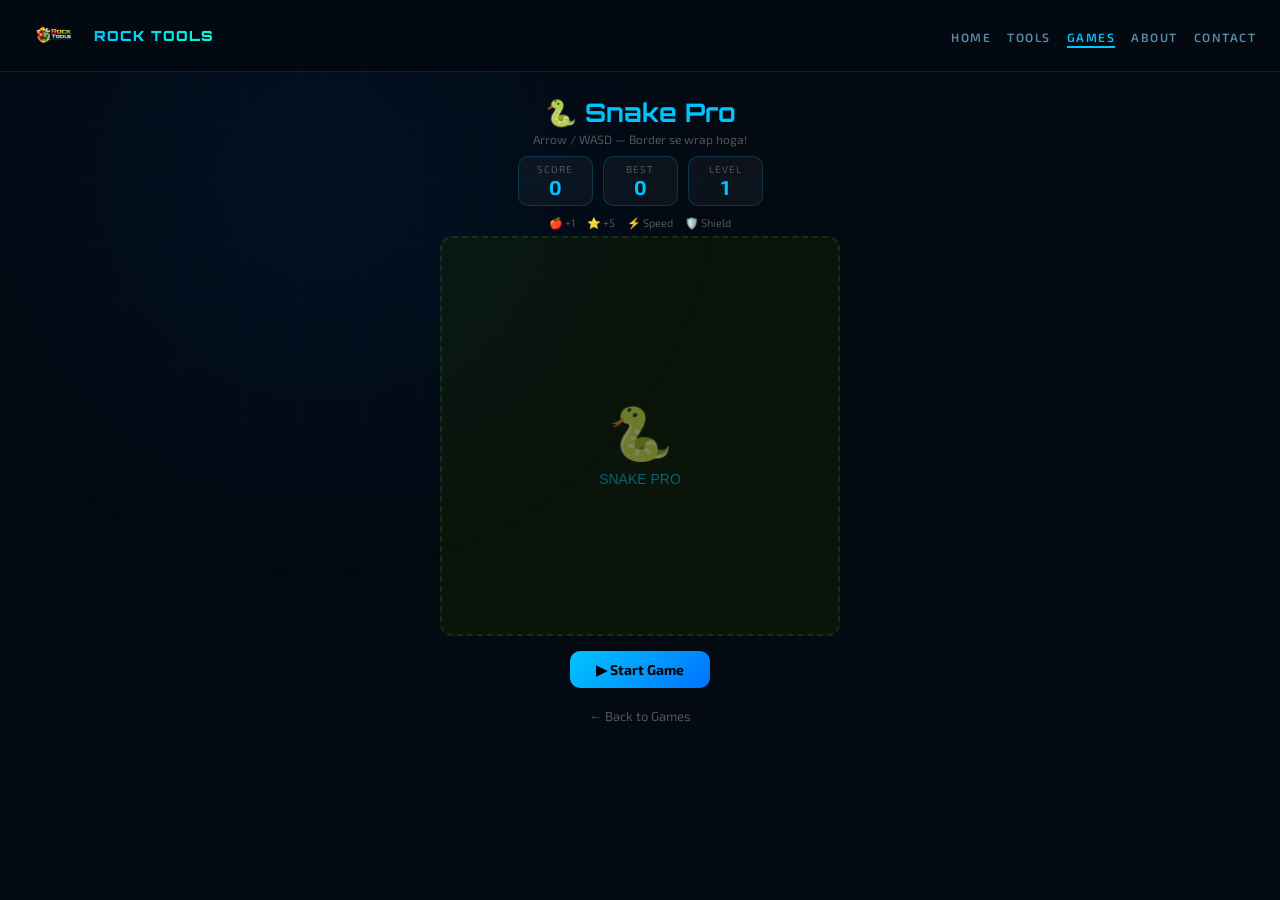
<file: game-snake.html>
<!DOCTYPE html>
<!-- Rock Tools | game-snake.html | Updated: 23 March 2026 -->
<html lang="en">
<head>
  <meta charset="UTF-8">
  <meta name="viewport" content="width=device-width, initial-scale=1.0">
  <title>Snake Pro | Rock Tools</title>
  <link rel="stylesheet" href="style.css">
  <style>
    .game-wrap  { max-width:500px; margin:24px auto; padding:0 16px 60px; text-align:center; }
    .game-title { font-family:'Orbitron',sans-serif; color:#00c6ff; font-size:1.6rem; margin-bottom:4px; }
    .game-hint  { font-size:12px; color:#555; margin-bottom:10px; }
    .score-bar  { display:flex; justify-content:center; gap:10px; margin:10px 0; flex-wrap:wrap; }
    .score-box  { background:rgba(255,255,255,0.04); border:1px solid rgba(0,198,255,0.2); border-radius:10px; padding:6px 16px; min-width:75px; }
    .score-label{ font-size:10px; color:#555; text-transform:uppercase; letter-spacing:1px; }
    .score-val  { font-size:20px; font-weight:700; color:#00c6ff; }
    .legend     { display:flex; justify-content:center; gap:12px; flex-wrap:wrap; margin:6px 0; font-size:11px; color:#555; }
    .canvas-wrap{ position:relative; display:inline-block; }
    canvas      { display:block; border-radius:12px; background:#0a140a; }
    .canvas-wrap::after { content:''; position:absolute; inset:0; border-radius:12px; border:2px dashed rgba(80,200,80,0.15); pointer-events:none; }
    .btn-row    { display:flex; gap:10px; justify-content:center; margin-top:12px; }
    .game-btn   { background:linear-gradient(135deg,#00c6ff,#0072ff); border:none; border-radius:10px; color:#000; font-weight:700; font-size:14px; padding:10px 26px; cursor:pointer; font-family:'Exo 2',sans-serif; }
    .game-btn:hover { opacity:0.85; }
    .pause-btn  { background:transparent; border:1px solid #00c6ff44; border-radius:10px; color:#00c6ff; font-weight:600; font-size:14px; padding:10px 20px; cursor:pointer; font-family:'Exo 2',sans-serif; }
    .pause-btn:hover { background:rgba(0,198,255,0.08); }
    .dpad       { display:none; flex-direction:column; align-items:center; gap:4px; margin-top:14px; }
    .dpad-row   { display:flex; gap:4px; }
    .dpad-btn   { width:62px; height:62px; background:rgba(0,180,0,0.1); border:1px solid rgba(0,200,0,0.3); border-radius:12px; color:#4ade80; font-size:24px; cursor:pointer; display:flex; align-items:center; justify-content:center; user-select:none; }
    .dpad-btn:active { background:rgba(0,200,0,0.3); }
    @media(max-width:520px){ canvas { width:320px !important; height:320px !important; } .dpad { display:flex; } }
    .back-link  { display:inline-block; margin-top:20px; color:#555; font-size:13px; text-decoration:none; }
    .back-link:hover { color:#00c6ff; }
  </style>
</head>
<body>
  <nav>
    <a href="index.html" class="logo">
      <img src="logo.png" alt="Rock Tools Logo">
      <span class="logo-text">ROCK TOOLS</span>
    </a>
    <ul>
      <li><a href="index.html">Home</a></li>
      <li><a href="tools.html">Tools</a></li>
      <li><a href="games.html" class="active">Games</a></li>
      <li><a href="about.html">About</a></li>
      <li><a href="contact.html">Contact</a></li>
    </ul>
  </nav>

  <div class="game-wrap">
    <h1 class="game-title">🐍 Snake Pro</h1>
    <p class="game-hint">Arrow / WASD — Border se wrap hoga!</p>
    <div class="score-bar">
      <div class="score-box"><div class="score-label">Score</div><div class="score-val" id="score">0</div></div>
      <div class="score-box"><div class="score-label">Best</div><div class="score-val"  id="best">0</div></div>
      <div class="score-box"><div class="score-label">Level</div><div class="score-val" id="level">1</div></div>
      <div class="score-box" id="statusBox" style="display:none">
        <div class="score-label" id="statusLabel">Shield</div>
        <div class="score-val"   id="statusVal">🛡️</div>
      </div>
    </div>
    <div class="legend">
      <span>🍎 +1</span><span>⭐ +5</span><span>⚡ Speed</span><span>🛡️ Shield</span>
    </div>
    <div class="canvas-wrap">
      <canvas id="gameCanvas" width="400" height="400"></canvas>
    </div>
    <div class="btn-row">
      <button class="game-btn"  id="startBtn" onclick="startGame()">▶ Start Game</button>
      <button class="pause-btn" id="pauseBtn"  onclick="togglePause()" style="display:none">⏸ Pause</button>
    </div>
    <div class="dpad" id="dpad">
      <div class="dpad-row"><div class="dpad-btn" onclick="tryDir(0,-1)">▲</div></div>
      <div class="dpad-row">
        <div class="dpad-btn" onclick="tryDir(-1,0)">◀</div>
        <div class="dpad-btn" onclick="tryDir(0, 1)">▼</div>
        <div class="dpad-btn" onclick="tryDir( 1,0)">▶</div>
      </div>
    </div>
    <a href="games.html" class="back-link">← Back to Games</a>
  </div>

<script>
// Rock Tools | Snake Pro | 23 March 2026
// Changes: No obstacles | Self-collision only | S-wave 6px from head

var canvas = document.getElementById('gameCanvas');
var ctx    = canvas.getContext('2d');
var GRID   = 20;
var COLS   = canvas.width  / GRID;
var ROWS   = canvas.height / GRID;
var HALF   = GRID / 2;
var BASE_SPEED = 160;

var SEG_R   = HALF - 5;  // radius = 5px (patla)
var SEG_GAP = 8;          // gap = 8px (< 2*5=10 → overlap guaranteed)

var snake, dir, nextDir, food, foodType;
var score, bestScore, level, lastSpeedScore;
var shieldActive, speedActive, shieldTimer, speedTimer;
var isPaused, isRunning;
var animFrame, moveInterval, lastTime, interpFactor;
var trail = [];

bestScore = parseInt(localStorage.getItem('snakePro') || '0');
document.getElementById('best').innerText = bestScore;

function gx(s){ return s.x * GRID + HALF; }
function gy(s){ return s.y * GRID + HALF; }

// WebAudio
var audioCtx = null;
function beep(f,d,t){
  try{
    if(!audioCtx) audioCtx=new(window.AudioContext||window.webkitAudioContext)();
    var o=audioCtx.createOscillator(), g=audioCtx.createGain();
    o.connect(g); g.connect(audioCtx.destination);
    o.type=t||'sine'; o.frequency.value=f;
    g.gain.setValueAtTime(0.1,audioCtx.currentTime);
    g.gain.exponentialRampToValueAtTime(0.001,audioCtx.currentTime+d);
    o.start(); o.stop(audioCtx.currentTime+d);
  }catch(e){}
}
function eatBeep()    { beep(520,0.08,'sine'); }
function bonusBeep()  { beep(880,0.15,'sine'); }
function gameOverBeep(){ beep(120,0.4,'sawtooth'); }

function startGame(){
  snake = [{x:12,y:10},{x:11,y:10},{x:10,y:10}];
  dir   = {x:1,y:0}; nextDir = {x:1,y:0};
  score=0; level=1; lastSpeedScore=0;
  shieldActive=false; speedActive=false;
  isPaused=false; isRunning=true;
  interpFactor=0; trail=[];

  var ix=gx(snake[0]), iy=gy(snake[0]);
  var prefill = snake.length * SEG_GAP * 2 + 300;
  for(var i=0; i<prefill; i++) trail.push({x:ix, y:iy});

  clearTimeout(shieldTimer); clearTimeout(speedTimer);
  spawnFood(); updateUI();

  document.getElementById('startBtn').innerText='🔄 Restart';
  document.getElementById('pauseBtn').style.display='block';
  document.getElementById('pauseBtn').innerText='⏸ Pause';
  if(window.innerWidth<=520) document.getElementById('dpad').style.display='flex';

  cancelAnimationFrame(animFrame); clearInterval(moveInterval); lastTime=null;
  var spd = BASE_SPEED;
  moveInterval = setInterval(step, spd);

  function loop(ts){
    if(lastTime===null) lastTime=ts;
    var dt=ts-lastTime; lastTime=ts;
    if(!isPaused) interpFactor=Math.min(interpFactor+dt/spd, 1);
    draw(ts);
    animFrame=requestAnimationFrame(loop);
  }
  animFrame=requestAnimationFrame(loop);
}

function spawnFood(){
  var p, att=0;
  do{
    p={x:Math.floor(Math.random()*COLS), y:Math.floor(Math.random()*ROWS)};
    att++;
  }while(att<500 && snake.some(function(s){return s.x===p.x&&s.y===p.y;}));
  food=p;
  var r=Math.random();
  if(r<0.65)      foodType='normal';
  else if(r<0.82) foodType='bonus';
  else if(r<0.92) foodType='speed';
  else            foodType='shield';
}

function tryDir(dx,dy){
  if(dx===-dir.x && dy===-dir.y) return;
  nextDir={x:dx, y:dy};
}

function togglePause(){
  if(!isRunning) return;
  isPaused=!isPaused;
  document.getElementById('pauseBtn').innerText=isPaused?'▶ Resume':'⏸ Pause';
}

function step(){
  if(isPaused||!isRunning) return;
  dir=nextDir;
  var h={x:snake[0].x+dir.x, y:snake[0].y+dir.y};

  // Nokia wrap
  if(h.x<0)     h.x=COLS-1;
  if(h.x>=COLS) h.x=0;
  if(h.y<0)     h.y=ROWS-1;
  if(h.y>=ROWS) h.y=0;

  // Game over: SIRF self collision (mouth touches body)
  var body = snake.slice(0, snake.length-1);
  var hitSelf = body.some(function(s){return s.x===h.x && s.y===h.y;});
  if(!shieldActive && hitSelf){ gameOver(); return; }
  if(shieldActive && hitSelf){
    shieldActive=false; clearTimeout(shieldTimer); updateUI(); return;
  }

  snake.unshift(h);

  if(h.x===food.x && h.y===food.y){
    if(foodType==='normal'){ score+=1; eatBeep(); }
    if(foodType==='bonus'){  score+=5; bonusBeep(); }
    if(foodType==='speed'){
      eatBeep(); speedActive=true; clearTimeout(speedTimer);
      clearInterval(moveInterval);
      moveInterval=setInterval(step, Math.max(60,BASE_SPEED-40));
      speedTimer=setTimeout(function(){
        speedActive=false; clearInterval(moveInterval);
        moveInterval=setInterval(step, Math.max(60,BASE_SPEED-(level-1)*8));
        updateUI();
      },3000);
    }
    if(foodType==='shield'){
      eatBeep(); shieldActive=true; clearTimeout(shieldTimer);
      shieldTimer=setTimeout(function(){ shieldActive=false; updateUI(); },4000);
    }
    if(score>=lastSpeedScore+5){
      lastSpeedScore=score; level=Math.floor(score/5)+1;
      if(!speedActive){
        clearInterval(moveInterval);
        moveInterval=setInterval(step, Math.max(60,BASE_SPEED-(level-1)*8));
      }
    }
    updateUI(); spawnFood();
  } else {
    snake.pop();
  }
  interpFactor=0;
}

function updateUI(){
  document.getElementById('score').innerText=score;
  document.getElementById('level').innerText=level||1;
  if(score>bestScore){
    bestScore=score;
    document.getElementById('best').innerText=bestScore;
    localStorage.setItem('snakePro',bestScore);
  }
  var box=document.getElementById('statusBox');
  if(shieldActive){
    box.style.display='block';
    document.getElementById('statusLabel').innerText='Shield';
    document.getElementById('statusVal').innerText='🛡️';
  } else if(speedActive){
    box.style.display='block';
    document.getElementById('statusLabel').innerText='Speed';
    document.getElementById('statusVal').innerText='⚡';
  } else {
    box.style.display='none';
  }
}

function getHeadPos(){
  var cur=snake[0], prev=snake[1];
  if(!prev) return {x:gx(cur),y:gy(cur)};
  if(Math.abs(cur.x-prev.x)>2||Math.abs(cur.y-prev.y)>2) return {x:gx(cur),y:gy(cur)};
  return {
    x:gx(prev)+(gx(cur)-gx(prev))*interpFactor,
    y:gy(prev)+(gy(cur)-gy(prev))*interpFactor
  };
}

// ══════════════════════════════════════
//  MAIN DRAW
// ══════════════════════════════════════
function draw(ts){
  var time=ts/1000;
  ctx.fillStyle='#0a140a'; ctx.fillRect(0,0,canvas.width,canvas.height);
  ctx.strokeStyle='rgba(0,55,0,0.2)'; ctx.lineWidth=0.4;
  for(var i=0;i<=COLS;i++){ctx.beginPath();ctx.moveTo(i*GRID,0);ctx.lineTo(i*GRID,canvas.height);ctx.stroke();}
  for(var j=0;j<=ROWS;j++){ctx.beginPath();ctx.moveTo(0,j*GRID);ctx.lineTo(canvas.width,j*GRID);ctx.stroke();}

  if(food) drawFood();

  if(snake&&snake.length>0){
    var hp   = getHeadPos();
    var px   = -dir.y, py = dir.x;               // perpendicular to direction
    var sway = Math.sin(time*3.0) * 6;            // S-wave: 6px amplitude from head
    var hx   = hp.x + px*sway;
    var hy   = hp.y + py*sway;

    trail.unshift({x:hx, y:hy});
    var maxT = snake.length * SEG_GAP * 2 + 300;
    if(trail.length>maxT) trail.length=maxT;

    drawSnakeBody();
    drawSnakeHead(hx, hy, time);
  }

  if(isPaused) drawPause();
}

// ══════════════════════════════════════
//  BODY — 3D segments following trail
// ══════════════════════════════════════
function drawSnakeBody(){
  var total=snake.length;
  if(total<1||trail.length<2) return;

  var bodyEnd=Math.min(total*SEG_GAP, trail.length-1);

  // Pass 1: Shadow base path
  ctx.save();
  ctx.strokeStyle=shieldActive?'rgba(0,80,60,0.5)':'rgba(0,18,0,0.5)';
  ctx.lineWidth=SEG_R*2+2; ctx.lineCap='round'; ctx.lineJoin='round';
  ctx.beginPath(); ctx.moveTo(trail[0].x,trail[0].y);
  for(var i=1;i<=bodyEnd;i++){
    var dx=trail[i].x-trail[i-1].x, dy=trail[i].y-trail[i-1].y;
    if(Math.abs(dx)>GRID*2||Math.abs(dy)>GRID*2){ ctx.moveTo(trail[i].x,trail[i].y); continue; }
    ctx.lineTo(trail[i].x,trail[i].y);
  }
  ctx.stroke(); ctx.restore();

  // Pass 2: Base green path
  ctx.save();
  ctx.lineWidth=SEG_R*2; ctx.lineCap='round'; ctx.lineJoin='round';
  var cg=ctx.createLinearGradient(trail[0].x,trail[0].y,trail[Math.min(bodyEnd,trail.length-1)].x,trail[Math.min(bodyEnd,trail.length-1)].y);
  if(shieldActive){ cg.addColorStop(0,'#30ddbb'); cg.addColorStop(1,'#0a5040'); }
  else { cg.addColorStop(0,'#7ab020'); cg.addColorStop(0.5,'#508018'); cg.addColorStop(1,'#284808'); }
  ctx.strokeStyle=cg;
  ctx.beginPath(); ctx.moveTo(trail[0].x,trail[0].y);
  for(var i=1;i<=bodyEnd;i++){
    var dx=trail[i].x-trail[i-1].x, dy=trail[i].y-trail[i-1].y;
    if(Math.abs(dx)>GRID*2||Math.abs(dy)>GRID*2){ ctx.moveTo(trail[i].x,trail[i].y); continue; }
    ctx.lineTo(trail[i].x,trail[i].y);
  }
  ctx.stroke(); ctx.restore();

  // Pass 3: 3D segment circles (tail → head)
  for(var i=bodyEnd; i>=SEG_GAP; i-=SEG_GAP){
    if(i>=trail.length) continue;
    var p    = trail[i];
    var prog = i/bodyEnd;
    var r    = SEG_R*(1-prog*prog*0.52);
    if(r<2) continue;

    var pi=Math.min(i+6,trail.length-1), ni=Math.max(i-6,0);
    var dxa=trail[ni].x-trail[pi].x, dya=trail[ni].y-trail[pi].y;
    var a=0;
    if(Math.abs(dxa)+Math.abs(dya)>0.5) a=Math.atan2(dya,dxa);

    ctx.save();
    ctx.translate(p.x,p.y); ctx.rotate(a);

    var rg=ctx.createRadialGradient(-r*0.32,-r*0.38,r*0.04, 0,0,r);
    if(shieldActive){
      rg.addColorStop(0,'#a0ffee'); rg.addColorStop(0.35,'#30ccaa'); rg.addColorStop(0.75,'#108060'); rg.addColorStop(1,'#042818');
    } else if(prog<0.3){
      rg.addColorStop(0,'#d8f040'); rg.addColorStop(0.3,'#98c828'); rg.addColorStop(0.65,'#4a8010'); rg.addColorStop(1,'#1c3406');
    } else if(prog<0.65){
      rg.addColorStop(0,'#a8cc30'); rg.addColorStop(0.3,'#70a018'); rg.addColorStop(0.65,'#386010'); rg.addColorStop(1,'#142804');
    } else {
      rg.addColorStop(0,'#78a820'); rg.addColorStop(0.3,'#4a7810'); rg.addColorStop(0.65,'#264808'); rg.addColorStop(1,'#0c1e02');
    }
    ctx.fillStyle=rg;
    ctx.beginPath(); ctx.arc(0,0,r,0,Math.PI*2); ctx.fill();

    if(r>4){
      ctx.strokeStyle='rgba(0,28,0,0.4)'; ctx.lineWidth=0.6;
      ctx.beginPath(); ctx.arc(0,0,r*0.75,-Math.PI*0.55,Math.PI*0.55); ctx.stroke();
      if(r>6){
        ctx.beginPath(); ctx.arc(0,0,r*0.42,-Math.PI*0.6,Math.PI*0.6); ctx.stroke();
      }
    }

    var hlg=ctx.createRadialGradient(-r*0.25,-r*0.3,0,-r*0.2,-r*0.25,r*0.55);
    hlg.addColorStop(0,'rgba(200,255,80,0.28)'); hlg.addColorStop(1,'rgba(200,255,80,0)');
    ctx.fillStyle=hlg; ctx.beginPath(); ctx.arc(0,0,r,0,Math.PI*2); ctx.fill();

    ctx.restore();
  }
}

// ══════════════════════════════════════
//  HEAD — 3D round + eyes + tongue
// ══════════════════════════════════════
function drawSnakeHead(hx,hy,time){
  var angle=Math.atan2(dir.y,dir.x);
  if(trail.length>8){
    var dx=trail[0].x-trail[8].x, dy=trail[0].y-trail[8].y;
    if(Math.abs(dx)+Math.abs(dy)>0.5) angle=Math.atan2(dy,dx);
  }
  ctx.save();
  ctx.translate(hx,hy); ctx.rotate(angle);

  var r=SEG_R+2;

  ctx.save();
  ctx.shadowColor='rgba(0,0,0,0.5)'; ctx.shadowBlur=8; ctx.shadowOffsetY=2;
  ctx.fillStyle='rgba(0,0,0,0.01)';
  ctx.beginPath(); ctx.arc(1,1,r,0,Math.PI*2); ctx.fill();
  ctx.restore();

  var hg=ctx.createRadialGradient(-r*0.3,-r*0.38,r*0.04, 0,0,r);
  if(shieldActive){
    hg.addColorStop(0,'#c0ffee'); hg.addColorStop(0.3,'#40ddbb'); hg.addColorStop(0.7,'#108060'); hg.addColorStop(1,'#042818');
  } else {
    hg.addColorStop(0,'#eeff50'); hg.addColorStop(0.25,'#b0d828'); hg.addColorStop(0.55,'#5a9018'); hg.addColorStop(1,'#1c3406');
  }
  ctx.fillStyle=hg;
  ctx.beginPath(); ctx.arc(0,0,r,0,Math.PI*2); ctx.fill();

  ctx.strokeStyle='rgba(0,40,0,0.35)'; ctx.lineWidth=0.8;
  ctx.beginPath(); ctx.arc(0,0,r*0.78,-Math.PI*0.5,Math.PI*0.5); ctx.stroke();
  ctx.beginPath(); ctx.arc(0,0,r*0.45,-Math.PI*0.55,Math.PI*0.55); ctx.stroke();

  var hlg=ctx.createRadialGradient(-r*0.28,-r*0.32,0,-r*0.22,-r*0.28,r*0.52);
  hlg.addColorStop(0,'rgba(230,255,100,0.35)'); hlg.addColorStop(1,'rgba(230,255,100,0)');
  ctx.fillStyle=hlg; ctx.beginPath(); ctx.arc(0,0,r,0,Math.PI*2); ctx.fill();

  // Mouth
  ctx.fillStyle='rgba(60,100,15,0.9)';
  ctx.beginPath();
  ctx.arc(r*0.6,0,r*0.32,-Math.PI*0.5,Math.PI*0.5);
  ctx.lineTo(r*0.6,0); ctx.fill();

  // Eyes
  var ey=r*0.42;
  drawEye(r*0.15,-ey,r*0.28);
  drawEye(r*0.15, ey,r*0.28);

  // Tongue
  var tf=0.4+Math.abs(Math.sin(time*5.5))*0.9;
  ctx.save(); ctx.translate(r+2,0); ctx.scale(tf,1);
  ctx.strokeStyle='#cc0000'; ctx.lineWidth=1.4; ctx.lineCap='round';
  ctx.beginPath(); ctx.moveTo(0,0); ctx.lineTo(6,0); ctx.stroke();
  ctx.beginPath(); ctx.moveTo(6,0); ctx.lineTo(9,-2.8); ctx.stroke();
  ctx.beginPath(); ctx.moveTo(6,0); ctx.lineTo(9, 2.8); ctx.stroke();
  ctx.restore();

  ctx.restore();
}

function drawEye(ex,ey,r){
  ctx.fillStyle='rgba(0,15,0,0.6)'; ctx.beginPath(); ctx.arc(ex,ey,r+1,0,Math.PI*2); ctx.fill();
  var ig=ctx.createRadialGradient(ex-r*0.3,ey-r*0.3,0.5, ex,ey,r);
  ig.addColorStop(0,'#d8b820'); ig.addColorStop(0.6,'#a08010'); ig.addColorStop(1,'#604808');
  ctx.fillStyle=ig; ctx.beginPath(); ctx.arc(ex,ey,r,0,Math.PI*2); ctx.fill();
  ctx.fillStyle='#080808'; ctx.beginPath(); ctx.ellipse(ex,ey,r*0.38,r*0.85,0,0,Math.PI*2); ctx.fill();
  ctx.fillStyle='rgba(255,255,255,0.82)'; ctx.beginPath(); ctx.arc(ex+r*0.32,ey-r*0.32,r*0.28,0,Math.PI*2); ctx.fill();
}

// ── Food ──
function drawFood(){
  var x=food.x*GRID+HALF, y=food.y*GRID+HALF, r=HALF-2;
  if(foodType==='normal'){
    ctx.shadowColor='#ff2222'; ctx.shadowBlur=10;
    var g=ctx.createRadialGradient(x-3,y-3,1,x,y,r);
    g.addColorStop(0,'#ff7070'); g.addColorStop(0.5,'#dd1111'); g.addColorStop(1,'#881111');
    ctx.fillStyle=g; ctx.beginPath(); ctx.arc(x,y,r,0,Math.PI*2); ctx.fill(); ctx.shadowBlur=0;
    ctx.fillStyle='rgba(255,190,190,0.45)'; ctx.beginPath(); ctx.ellipse(x-3,y-3,r/2,r/3,-0.5,0,Math.PI*2); ctx.fill();
    ctx.strokeStyle='#5a3010'; ctx.lineWidth=1.5; ctx.lineCap='round';
    ctx.beginPath(); ctx.moveTo(x,y-r); ctx.quadraticCurveTo(x+4,y-r-4,x+2,y-r-6); ctx.stroke();
    ctx.fillStyle='#2a8a2a'; ctx.beginPath(); ctx.ellipse(x+4,y-r-3,4,2,0.8,0,Math.PI*2); ctx.fill();
  } else if(foodType==='bonus'){
    ctx.shadowColor='#ffd700'; ctx.shadowBlur=14; ctx.fillStyle='#ffd700';
    drawStar(x,y,r,5); ctx.shadowBlur=0;
  } else if(foodType==='speed'){
    ctx.shadowColor='#ffee00'; ctx.shadowBlur=12; ctx.fillStyle='#ffee00';
    ctx.beginPath(); ctx.moveTo(x+3,y-r+1); ctx.lineTo(x-2,y+1); ctx.lineTo(x+2,y+1); ctx.lineTo(x-3,y+r-1); ctx.lineTo(x+1,y-1); ctx.lineTo(x-1,y-1); ctx.closePath(); ctx.fill(); ctx.shadowBlur=0;
  } else if(foodType==='shield'){
    ctx.shadowColor='#00ffcc'; ctx.shadowBlur=12; ctx.fillStyle='#00ccaa';
    ctx.beginPath(); ctx.moveTo(x,y-r); ctx.quadraticCurveTo(x+r,y-r/2,x+r,y); ctx.quadraticCurveTo(x+r,y+r*0.7,x,y+r); ctx.quadraticCurveTo(x-r,y+r*0.7,x-r,y); ctx.quadraticCurveTo(x-r,y-r/2,x,y-r); ctx.fill(); ctx.shadowBlur=0;
  }
}

function drawStar(cx,cy,r,pts){
  ctx.beginPath();
  for(var i=0;i<pts*2;i++){
    var a=i*Math.PI/pts-Math.PI/2, d=i%2===0?r:r*0.45;
    if(i===0) ctx.moveTo(cx+Math.cos(a)*d,cy+Math.sin(a)*d);
    else       ctx.lineTo(cx+Math.cos(a)*d,cy+Math.sin(a)*d);
  }
  ctx.closePath(); ctx.fill();
}

function drawPause(){
  ctx.fillStyle='rgba(0,0,0,0.55)'; ctx.fillRect(0,0,canvas.width,canvas.height);
  ctx.textAlign='center';
  ctx.fillStyle='#00c6ff'; ctx.font='bold 24px Orbitron,sans-serif'; ctx.fillText('PAUSED',canvas.width/2,canvas.height/2-10);
  ctx.fillStyle='#888'; ctx.font='13px Exo 2,sans-serif'; ctx.fillText('Resume dabao',canvas.width/2,canvas.height/2+18);
}

function gameOver(){
  isRunning=false; clearInterval(moveInterval); cancelAnimationFrame(animFrame);
  gameOverBeep();
  if(score>bestScore){ bestScore=score; document.getElementById('best').innerText=bestScore; localStorage.setItem('snakePro',bestScore); }
  document.getElementById('pauseBtn').style.display='none';
  document.getElementById('startBtn').innerText='🔄 Play Again';
  draw(performance.now());
  ctx.fillStyle='rgba(0,0,0,0.75)'; ctx.fillRect(0,0,canvas.width,canvas.height);
  ctx.textAlign='center';
  ctx.fillStyle='#ff4444'; ctx.font='bold 26px Orbitron,sans-serif'; ctx.fillText('GAME OVER',canvas.width/2,canvas.height/2-30);
  ctx.fillStyle='#fff'; ctx.font='18px Exo 2,sans-serif'; ctx.fillText('Score: '+score,canvas.width/2,canvas.height/2+5);
  ctx.fillStyle='#00c6ff'; ctx.font='14px Exo 2,sans-serif'; ctx.fillText('Best: '+bestScore,canvas.width/2,canvas.height/2+28);
  ctx.fillStyle='#666'; ctx.font='13px Exo 2,sans-serif'; ctx.fillText('Play Again dabao',canvas.width/2,canvas.height/2+54);
}

(function(){
  ctx.fillStyle='#0a140a'; ctx.fillRect(0,0,canvas.width,canvas.height);
  ctx.strokeStyle='rgba(0,55,0,0.2)'; ctx.lineWidth=0.4;
  for(var i=0;i<=COLS;i++){ctx.beginPath();ctx.moveTo(i*GRID,0);ctx.lineTo(i*GRID,canvas.height);ctx.stroke();}
  for(var j=0;j<=ROWS;j++){ctx.beginPath();ctx.moveTo(0,j*GRID);ctx.lineTo(canvas.width,j*GRID);ctx.stroke();}
  ctx.textAlign='center';
  ctx.fillStyle='rgba(100,180,40,0.55)'; ctx.font='52px sans-serif'; ctx.fillText('🐍',canvas.width/2,canvas.height/2+16);
  ctx.fillStyle='rgba(0,198,255,0.45)'; ctx.font='14px Orbitron,sans-serif'; ctx.fillText('SNAKE PRO',canvas.width/2,canvas.height/2+48);
})();

document.addEventListener('keydown',function(e){
  switch(e.key){
    case'ArrowUp':   case'w': case'W': tryDir(0,-1); e.preventDefault(); break;
    case'ArrowDown': case's': case'S': tryDir(0, 1); e.preventDefault(); break;
    case'ArrowLeft': case'a': case'A': tryDir(-1,0); e.preventDefault(); break;
    case'ArrowRight':case'd': case'D': tryDir( 1,0); e.preventDefault(); break;
    case' ': togglePause(); e.preventDefault(); break;
  }
});
var tx=0,ty=0;
canvas.addEventListener('touchstart',function(e){tx=e.touches[0].clientX;ty=e.touches[0].clientY;e.preventDefault();},{passive:false});
canvas.addEventListener('touchend',function(e){
  var dx=e.changedTouches[0].clientX-tx, dy=e.changedTouches[0].clientY-ty;
  if(Math.abs(dx)>Math.abs(dy)) tryDir(dx>0?1:-1,0); else tryDir(0,dy>0?1:-1);
  e.preventDefault();
},{passive:false});
</script>
</body>
</html>
</file>
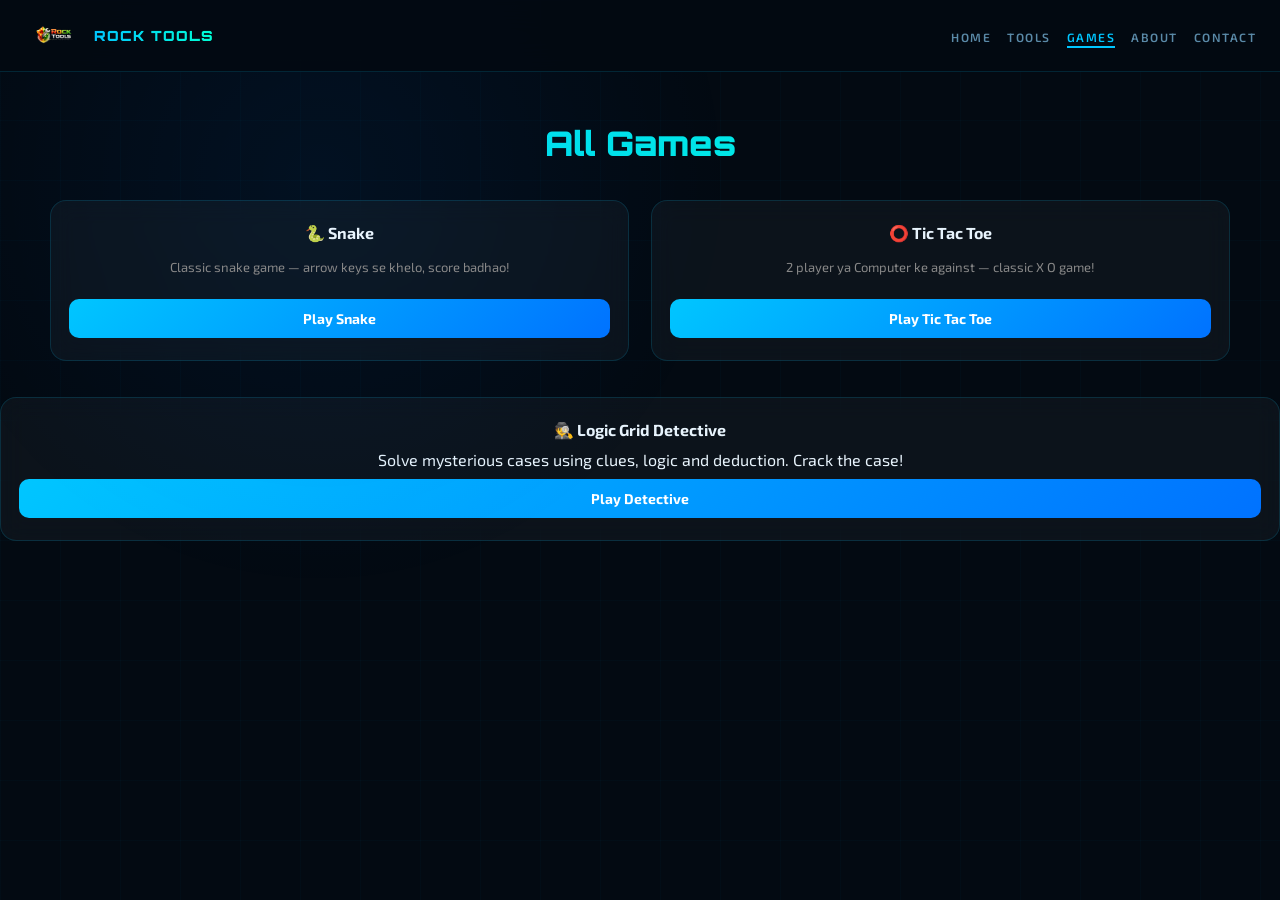
<file: games.html>
<!DOCTYPE html>
<!-- Rock Tools | games.html | Updated: 22 March 2026 -->
<html lang="en">
<head>
  <meta charset="UTF-8">
  <meta name="viewport" content="width=device-width, initial-scale=1.0">
  <meta name="description" content="Free browser games — Snake, Tic Tac Toe. No downloads, no signup.">
  <title>Games | Rock Tools</title>
  <link rel="stylesheet" href="style.css">
</head>
<body>

  <nav>
    <a href="index.html" class="logo">
      <img src="logo.png" alt="Rock Tools Logo">
      <span class="logo-text">ROCK TOOLS</span>
    </a>
    <ul>
      <li><a href="index.html">Home</a></li>
      <li><a href="tools.html">Tools</a></li>
      <li><a href="games.html" class="active">Games</a></li>
      <li><a href="about.html">About</a></li>
      <li><a href="contact.html">Contact</a></li>
    </ul>
  </nav>

  <h1 class="title">All Games</h1>

  <div class="toolsGrid">

    <div class="toolCard">
      <h3>🐍 Snake</h3>
      <p style="font-size:13px;color:#888;margin:6px 0 14px;">
        Classic snake game — arrow keys se khelo, score badhao!
      </p>
      <a href="game-snake.html" style="display:block;text-decoration:none;">
        <button style="width:100%;">Play Snake</button>
      </a>
    </div>

    <div class="toolCard">
      <h3>⭕ Tic Tac Toe</h3>
      <p style="font-size:13px;color:#888;margin:6px 0 14px;">
        2 player ya Computer ke against — classic X O game!
      </p>
      <a href="tic-tac-toe.html" style="display:block;text-decoration:none;">
        <button style="width:100%;">Play Tic Tac Toe</button>
      </a>
    </div>

  </div>
  <!-- 3. Logic Grid Detective -->
<div class="toolCard">

  <h3>🕵️ Logic Grid Detective</h3>

  <p>
    Solve mysterious cases using clues, logic
    and deduction. Crack the case!
  </p>

  <button onclick="location.href='logic-detective.html'">
    Play Detective
  </button>

</div>

</body>
</html>
</file>
<file: style.css>
@import url('https://fonts.googleapis.com/css2?family=Orbitron:wght@700;900&family=Exo+2:wght@300;400;600;700&display=swap');

:root {
  --bg:         #030a12;
  --bg-card:    rgba(255,255,255,0.04);
  --accent:     #00c6ff;
  --accent2:    #0072ff;
  --accent3:    #00ffd5;
  --text:       #e8f4fd;
  --muted:      #5a8aa8;
  --border:     rgba(0,198,255,0.15);
  --glow:       0 0 30px rgba(0,198,255,0.22);
}

* { box-sizing: border-box; margin: 0; padding: 0; }
html { scroll-behavior: smooth; }

body {
  font-family: 'Exo 2', sans-serif;
  background: var(--bg);
  color: var(--text);
  min-height: 100vh;
  overflow-x: hidden;
}

/* Grid lines bg */
body::before {
  content: '';
  position: fixed; inset: 0; z-index: 0; pointer-events: none;
  background-image:
    linear-gradient(rgba(0,198,255,0.025) 1px, transparent 1px),
    linear-gradient(90deg, rgba(0,198,255,0.025) 1px, transparent 1px);
  background-size: 60px 60px;
}

/* Glow orb */
body::after {
  content: '';
  position: fixed; top: -30%; left: -10%; width: 70vw; height: 70vw; z-index: 0; pointer-events: none;
  background: radial-gradient(ellipse, rgba(0,114,255,0.07) 0%, transparent 65%);
}

/* ── NAVBAR ── */
nav {
  position: sticky; top: 0; z-index: 100;
  display: flex; justify-content: space-between; align-items: center;
  padding: 0 24px; height: 72px;
  background: rgba(3,10,18,0.88);
  backdrop-filter: blur(20px);
  border-bottom: 1px solid var(--border);
}
.logo { display: flex; align-items: center; gap: 10px; text-decoration: none; flex-shrink: 0; }
.logo img { height: 40px; }
.logo-text {
  font-family: 'Orbitron', sans-serif;
  font-size: 14px; font-weight: 900; letter-spacing: 1px;
  white-space: nowrap;
  background: linear-gradient(90deg, var(--accent), var(--accent3));
  -webkit-background-clip: text; -webkit-text-fill-color: transparent;
}
nav ul { display: flex; gap: 16px; list-style: none; align-items: center; }
nav ul li a {
  color: var(--muted); text-decoration: none;
  font-size: 12px; font-weight: 600;
  letter-spacing: 1.5px; text-transform: uppercase;
  transition: color 0.2s; position: relative;
  white-space: nowrap;
}
nav ul li a::after {
  content: ''; position: absolute; bottom: -4px; left: 0;
  width: 0; height: 2px;
  background: var(--accent); transition: width 0.3s;
}
nav ul li a:hover, nav ul li a.active { color: var(--accent); }
nav ul li a:hover::after, nav ul li a.active::after { width: 100%; }

/* ── BUTTONS ── */
.btn-primary {
  display: inline-block; padding: 15px 40px;
  background: linear-gradient(135deg, var(--accent), var(--accent2));
  border: none; border-radius: 50px; color: #fff;
  font-family: 'Exo 2', sans-serif; font-size: 17px; font-weight: 700; letter-spacing: 1px;
  cursor: pointer; text-decoration: none;
  box-shadow: 0 6px 28px rgba(0,198,255,0.35);
  transition: transform 0.3s, box-shadow 0.3s;
}
.btn-primary:hover { transform: translateY(-3px) scale(1.04); box-shadow: 0 14px 40px rgba(0,198,255,0.55); }

.btn-outline {
  display: inline-block; padding: 13px 36px;
  background: transparent; border: 2px solid var(--accent); border-radius: 50px;
  color: var(--accent); font-family: 'Exo 2', sans-serif; font-size: 15px; font-weight: 700;
  cursor: pointer; text-decoration: none; letter-spacing: 1px; transition: all 0.3s;
}
.btn-outline:hover { background: var(--accent); color: #fff; transform: translateY(-2px); box-shadow: 0 8px 28px rgba(0,198,255,0.4); }

/* ── GLASS CARD ── */
.glass-card {
  background: var(--bg-card); border: 1px solid var(--border);
  border-radius: 20px; padding: 32px 28px; backdrop-filter: blur(12px);
  transition: transform 0.3s, border-color 0.3s, box-shadow 0.3s; position: relative; z-index: 1;
}
.glass-card:hover { transform: translateY(-6px); border-color: rgba(0,198,255,0.4); box-shadow: var(--glow); }

/* ── SECTION HELPERS ── */
.section-label { font-size: 11px; font-weight: 700; letter-spacing: 4px; text-transform: uppercase; color: var(--accent); margin-bottom: 12px; }
.section-title { font-family: 'Orbitron', sans-serif; font-size: 34px; font-weight: 900; line-height: 1.2; margin-bottom: 16px; }
.section-sub { font-size: 16px; color: var(--muted); line-height: 1.75; max-width: 560px; }

/* ── ANIMATIONS ── */
@keyframes fadeUp { from { opacity:0; transform:translateY(28px); } to { opacity:1; transform:translateY(0); } }
@keyframes float  { 0%,100% { transform:translateY(0); } 50% { transform:translateY(-10px); } }
@keyframes spin   { to { transform: rotate(360deg); } }

.fadeUp { animation: fadeUp 0.65s ease both; }
.d1 { animation-delay:.1s; } .d2 { animation-delay:.2s; } .d3 { animation-delay:.3s; }
.d4 { animation-delay:.4s; } .d5 { animation-delay:.5s; } .d6 { animation-delay:.6s; }

/* ── FOOTER ── */
footer { position:relative; z-index:1; border-top:1px solid var(--border); background:rgba(3,10,18,0.95); padding:64px 50px 28px; }
.footer-grid { display:grid; grid-template-columns:2fr 1fr 1fr 1fr; gap:48px; max-width:1200px; margin:0 auto 48px; }
.footer-brand .logo-text {
  font-size: 20px;
  background: linear-gradient(90deg, var(--accent), var(--accent3));
  -webkit-background-clip: text;
  -webkit-text-fill-color: transparent;
}
.footer-brand p { margin-top:14px; color:var(--muted); font-size:14px; line-height:1.75; }
.footer-social { display:flex; gap:12px; margin-top:20px; }
.footer-social a { width:36px; height:36px; border-radius:50%; border:1px solid var(--border); display:flex; align-items:center; justify-content:center; color:var(--muted); font-size:15px; text-decoration:none; transition:all 0.2s; }
.footer-social a:hover { border-color:var(--accent); color:var(--accent); box-shadow:0 0 12px rgba(0,198,255,0.3); }
.footer-col h4 { font-family:'Orbitron',sans-serif; font-size:11px; letter-spacing:3px; text-transform:uppercase; color:var(--accent); margin-bottom:18px; }
.footer-col ul { list-style:none; }
.footer-col ul li { margin-bottom:10px; }
.footer-col ul li a { color:var(--muted); text-decoration:none; font-size:14px; transition:color 0.2s; }
.footer-col ul li a:hover { color:var(--accent); }
.footer-bottom { max-width:1200px; margin:0 auto; padding-top:24px; border-top:1px solid var(--border); display:flex; justify-content:space-between; align-items:center; font-size:13px; color:var(--muted); }
.footer-bottom span { color:var(--accent); }

/* ── TOOLS & GAMES PAGE ── */
.title {
  font-family: 'Orbitron', sans-serif;
  text-align: center;
  font-size: 34px; font-weight: 900;
  padding: 50px 0 0;
  width: 100%;
  display: block;
  position: relative; z-index: 1;
  background: linear-gradient(90deg, var(--accent), var(--accent3));
  -webkit-background-clip: text; -webkit-text-fill-color: transparent;
}
.toolsGrid {
  display: grid;
  grid-template-columns: repeat(auto-fit, minmax(260px, 1fr));
  gap: 22px;
  padding: 36px 50px;
  max-width: 1300px;
  width: 100%;
  margin: 0 auto;
  position: relative; z-index: 1;
}
.toolCard {
  background: rgba(255,255,255,0.04);
  border: 1px solid var(--border);
  padding: 22px 18px; border-radius: 16px;
  text-align: center; backdrop-filter: blur(12px);
  transition: transform 0.3s, border-color 0.3s, box-shadow 0.3s;
  display: flex; flex-direction: column; gap: 10px; align-items: stretch;
}
.toolCard:hover { transform: translateY(-5px); border-color: rgba(0,198,255,0.4); box-shadow: var(--glow); }
.toolCard h3 { font-size: 16px; font-weight: 700; text-align: center; }
.fileLabel {
  display: block; background: rgba(255,255,255,0.04);
  border: 1.5px dashed var(--border); border-radius: 10px;
  padding: 10px 14px; cursor: pointer; font-size: 13px;
  color: var(--muted); text-align: center;
  transition: border-color 0.2s, background 0.2s;
  overflow: hidden; text-overflow: ellipsis; white-space: nowrap;
}
.fileLabel:hover { border-color: var(--accent); background: rgba(0,198,255,0.07); color: #fff; }
.fileLabel input[type="file"] { display: none; }
.toolCard input[type="text"],
.toolCard input[type="number"] {
  width: 100%; padding: 9px 12px; border-radius: 8px;
  border: 1px solid var(--border); background: rgba(255,255,255,0.05);
  color: white; font-family: 'Exo 2', sans-serif; font-size: 14px;
}
.toolCard input::placeholder { color: var(--muted); }
.inputRow { display: flex; gap: 8px; align-items: center; }
.inputRow input[type="number"] { flex: 1; }
.checkRow { display: flex; justify-content: center; gap: 12px; flex-wrap: wrap; font-size: 13px; }
.checkRow label { display: flex; align-items: center; gap: 4px; cursor: pointer; color: var(--muted); }
.toolCard button {
  background: linear-gradient(135deg, var(--accent), var(--accent2));
  border: none; padding: 11px 20px; border-radius: 10px;
  color: white; cursor: pointer; font-family: 'Exo 2', sans-serif;
  font-size: 14px; font-weight: 700; width: 100%;
  transition: transform 0.2s, box-shadow 0.2s;
}
.toolCard button:hover:not(:disabled) { transform: translateY(-2px); box-shadow: 0 6px 20px rgba(0,198,255,0.4); }
.toolCard button:disabled { background: rgba(255,255,255,0.1); cursor: not-allowed; opacity: 0.5; }
.result { margin: 2px 0 0; font-size: 13px; min-height: 18px; word-break: break-all; color: #4ade80; }
.hint { margin: 0; font-size: 12px; color: var(--muted); }
#qr img { border-radius: 10px; }

/* ── RESPONSIVE ── */
@media (max-width: 900px) {
  nav ul { gap: 12px; }
  .logo-text { font-size: 13px; }
}
@media (max-width: 768px) {
  nav { padding: 0 16px; }
  .logo-text { font-size: 12px; letter-spacing: 0.5px; }
  nav ul { gap: 10px; }
  nav ul li a { font-size: 11px; letter-spacing: 1px; }
  .footer-grid { grid-template-columns: 1fr 1fr; gap: 28px; }
  .toolsGrid { padding: 20px 16px; }
  .title { font-size: 28px; }
}
@media (max-width: 600px) {
  nav ul { gap: 8px; }
  nav ul li a { font-size: 10px; letter-spacing: 0.5px; }
  .logo img { height: 32px; }
  .logo-text { font-size: 11px; }
  .section-title { font-size: 24px; }
  .title { font-size: 24px; }
  .toolsGrid { padding: 16px; gap: 14px; }
  footer { padding: 40px 20px 20px; }
  .footer-grid { grid-template-columns: 1fr; }
  .footer-bottom { flex-direction: column; gap: 8px; text-align: center; }
}
/*-------Ai tool icon---*/
.ai-brain-icon {
  display:inline-block;
  width:20px;
  height:20px;
  margin-right:8px;
  background: linear-gradient(135deg, #00c6ff, #0072ff);
  border-radius:6px;
  position:relative;
  box-shadow:0 0 10px #00c6ff;
  animation: glowPulse 2s infinite;
}

.ai-brain-icon::before {
  content:'';
  position:absolute;
  width:8px;
  height:8px;
  background:#fff;
  border-radius:50%;
  top:6px;
  left:6px;
  box-shadow:
    -6px -6px 0 0 #00c6ff,
    6px -6px 0 0 #00c6ff,
    -6px 6px 0 0 #00c6ff,
    6px 6px 0 0 #00c6ff;
}

@keyframes glowPulse {
  0% { box-shadow:0 0 5px #00c6ff; }
  50% { box-shadow:0 0 20px #00c6ff; }
  100% { box-shadow:0 0 5px #00c6ff; }
}
/* POPUP BACKGROUND */
.authModal {
  position:fixed;
  top:0;
  left:0;
  width:100%;
  height:100%;
  background:rgba(0,0,0,0.7);
  display:none;
  justify-content:center;
  align-items:center;
  z-index:999;
}

/* BOX */
.authBox {
  background:#0b1c2c;
  padding:20px;
  border-radius:12px;
  width:320px;
  text-align:center;
  box-shadow:0 0 20px #00c6ff;
}

/* INPUT */
.authBox input {
  width:100%;
  margin:8px 0;
  padding:10px;
  border:none;
  border-radius:6px;
  background:#081521;
  color:#fff;
}

/* BUTTON */
.authBox button {
  width:100%;
  padding:10px;
  margin-top:8px;
  border:none;
  border-radius:6px;
  background:linear-gradient(135deg,#00c6ff,#0072ff);
  color:#fff;
  cursor:pointer;
}

/* CLOSE */
.closeBtn {
  float:right;
  cursor:pointer;
}

/* TABS */
.tabs button {
  width:48%;
  margin:5px 1%;
}

/* SOCIAL */
.google { background:#db4437; }
.fb { background:#1877f2; }
.tw { background:#1da1f2; }
.authBox {
  animation: popup 0.3s ease;
}

@keyframes popup {
  from { transform: scale(0.7); opacity:0; }
  to { transform: scale(1); opacity:1; }
}

/* =========================================================
   ROCK TOOLS — INVOICE GENERATOR
   ========================================================= */

.rt-invoice-modal {
  display: none;
  position: fixed;
  inset: 0;
  z-index: 99999;
  background: rgba(0, 0, 0, 0.78);
  padding: 20px;
  overflow-y: auto;
  box-sizing: border-box;
}

.rt-invoice-modal.rt-open {
  display: block;
}

.rt-invoice-dialog,
.rt-invoice-preview-dialog {
  width: min(900px, 100%);
  margin: 20px auto;
  background: #08131d;
  border: 1px solid rgba(0, 190, 255, 0.25);
  border-radius: 16px;
  overflow: hidden;
  box-shadow: 0 25px 80px rgba(0, 0, 0, 0.55);
}

.rt-invoice-toolbar {
  min-height: 64px;
  padding: 16px 18px;
  box-sizing: border-box;

  display: flex;
  align-items: center;
  justify-content: space-between;

  background: #071019;
  border-bottom: 1px solid rgba(0, 190, 255, 0.2);
  color: #fff;
}

.rt-invoice-toolbar strong {
  display: block;
  font-size: 18px;
}

.rt-invoice-toolbar small {
  display: block;
  margin-top: 3px;
  color: #7f9aac;
  font-size: 11px;
}

.rt-icon-btn {
  width: 36px;
  height: 36px;
  box-sizing: border-box;

  display: flex;
  align-items: center;
  justify-content: center;

  border: 1px solid rgba(255,255,255,.18);
  border-radius: 7px;

  background: rgba(255,255,255,.06);
  color: #fff;

  font-size: 18px;
  line-height: 1;
  padding: 0;

  cursor: pointer;
 
}


/* =========================================================
   FORM
   ========================================================= */

.rt-invoice-form-container {
  padding: 24px;
  color: #eaf6ff;
}

.rt-section {
  margin-bottom: 22px;
  padding-bottom: 20px;
  border-bottom: 1px solid rgba(255,255,255,.08);
}

.rt-section:last-child {
  border-bottom: 0;
}

.rt-section h4 {
  margin: 0 0 13px;
  font-size: 15px;
  color: #eaf6ff;
}

.rt-form-grid {
  display: grid;
  grid-template-columns: 1fr 1fr;
  gap: 11px;
}

.rt-form-grid input,
.rt-form-grid textarea,
.rt-form-grid select {
  width: 100%;
  box-sizing: border-box;

  padding: 11px 12px;

  border: 1px solid rgba(0,190,255,.22);
  border-radius: 8px;

  background: #0b1823;
  color: #fff;

  font-family: inherit;
  font-size: 13px;

  outline: none;
}

.rt-form-grid input::placeholder,
.rt-form-grid textarea::placeholder {
  color: #718696;
}

.rt-form-grid input:focus,
.rt-form-grid textarea:focus,
.rt-form-grid select:focus {
  border-color: #00bfff;
  box-shadow: 0 0 0 2px rgba(0,191,255,.08);
}

.rt-form-grid textarea {
  min-height: 80px;
  resize: vertical;
  grid-column: 1 / -1;
}


/* =========================================================
   ITEMS
   ========================================================= */

.rt-items-heading {
  display: flex;
  align-items: center;
  justify-content: space-between;
  gap: 10px;
}

.rt-small-btn {
  border: 0;
  border-radius: 7px;
  padding: 9px 13px;

  background: linear-gradient(
    90deg,
    #00bfff,
    #087cff
  );

  color: #fff;
  font-weight: 600;
  cursor: pointer;
}

.rt-item-editor {
  display: grid;
  grid-template-columns: 1fr 90px 120px 42px;
  gap: 8px;
  margin-bottom: 9px;
}

.rt-item-editor input {
  width: 100%;
  min-width: 0;
  box-sizing: border-box;

  padding: 10px;

  border: 1px solid rgba(0,190,255,.2);
  border-radius: 7px;

  background: #0b1823;
  color: #fff;
}

.rt-remove-item {
  border: 0;
  border-radius: 7px;

  background: rgba(255,70,70,.1);
  color: #ff7777;

  cursor: pointer;
  font-size: 18px;
}


/* =========================================================
   GENERATE BUTTON
   ========================================================= */

.rt-generate-area {
  display: flex;
  justify-content: flex-end;
  padding-top: 5px;
}

.rt-generate-invoice-btn {
  min-width: 190px;

  border: 0;
  border-radius: 9px;

  padding: 13px 20px;

  background: linear-gradient(
    90deg,
    #00bfff,
    #087cff
  );

  color: #fff;
  font-weight: 700;
  font-size: 14px;

  cursor: pointer;
}


/* =========================================================
   INVOICE PREVIEW
   ========================================================= */

.rt-invoice-preview-dialog {
  width: min(1050px, 100%);
}

.rt-invoice-preview-wrapper {
  padding: 25px;
  background: #0b141d;
  overflow-x: auto;
}

.rt-invoice-paper {
  width: 794px;
  min-height: 1123px;

  margin: 0 auto;
  padding: 52px;

  box-sizing: border-box;

  background: #fff;
  color: #17181a;

  font-family: Arial, Helvetica, sans-serif;

  box-shadow: 0 15px 50px rgba(0,0,0,.35);
}


/* =========================================================
   INVOICE CONTENT
   ========================================================= */

.rt-invoice-top {
  display: flex;
  justify-content: space-between;
  gap: 30px;
}

.rt-invoice-top h1 {
  margin: 0 0 8px;
  font-size: 25px;
}

.rt-invoice-top p {
  margin: 3px 0;
  color: #686b70;
  font-size: 12px;
}

.rt-invoice-title {
  text-align: right;
  font-size: 32px;
  font-weight: 800;
  letter-spacing: 2px;
}

.rt-invoice-title span {
  display: inline-block;
  margin-top: 9px;

  border: 1px solid #c9c9c9;
  border-radius: 20px;

  padding: 6px 13px;

  font-size: 10px;
  letter-spacing: 1px;
}

.rt-invoice-meta {
  display: grid;
  grid-template-columns: repeat(3,1fr);
  gap: 18px;

  margin-top: 35px;
  padding: 16px 0;

  border-top: 2px solid #17181a;
  border-bottom: 1px solid #ddd;
}

.rt-invoice-meta span {
  display: block;
  margin-bottom: 5px;
  color: #777;
  font-size: 11px;
}

.rt-invoice-meta strong {
  font-size: 13px;
}

.rt-bill-row {
  margin: 30px 0;
}

.rt-bill-row label {
  display: block;
  margin-bottom: 8px;

  color: #888;
  font-size: 10px;
  letter-spacing: 1.5px;
}

.rt-bill-row strong {
  display: block;
  font-size: 15px;
}

.rt-bill-row p {
  margin: 5px 0;
  color: #666;
  font-size: 12px;
}

.rt-invoice-table {
  width: 100%;
  border-collapse: collapse;
  table-layout: fixed;
}

.rt-invoice-table th {
  padding: 11px 10px;

  background: #17181a;
  color: #fff;

  text-align: left;
  font-size: 11px;
}

.rt-invoice-table td {
  padding: 13px 10px;

  border-bottom: 1px solid #e2e2e2;

  font-size: 11px;
  word-wrap: break-word;
}

.rt-invoice-table th:nth-child(n+2),
.rt-invoice-table td:nth-child(n+2) {
  text-align: right;
}

.rt-totals {
  width: 330px;
  max-width: 100%;

  margin-left: auto;
  margin-top: 25px;
}

.rt-totals > div {
  display: flex;
  justify-content: space-between;

  padding: 6px 0;

  font-size: 12px;
  color: #666;
}

.rt-totals strong {
  color: #17181a;
}

.rt-total-line {
  margin-top: 8px;
  padding-top: 13px !important;

  border-top: 2px solid #17181a;

  font-size: 18px !important;
  color: #17181a !important;
}

.rt-payment-box {
  margin-top: 35px;
  padding-top: 18px;

  border-top: 1px solid #ddd;

  font-size: 11px;
}

.rt-payment-box p {
  white-space: pre-line;
  color: #666;
  line-height: 1.6;
}

.rt-notes {
  margin-top: 28px;
  padding-top: 18px;

  border-top: 1px solid #ddd;

  font-size: 11px;
}

.rt-notes p {
  color: #777;
  line-height: 1.5;
}

.rt-thank-you {
  margin-top: 38px;
}

.rt-thank-you strong {
  display: block;
  font-size: 15px;
}

.rt-thank-you span {
  color: #777;
  font-size: 11px;
}


/* =========================================================
   PREVIEW BUTTONS
   ========================================================= */

.rt-preview-actions {
  display: flex;
  justify-content: center;
  gap: 10px;

  padding: 16px;

  background: #071019;
}

.rt-preview-actions button {
  border: 0;
  border-radius: 8px;

  padding: 11px 17px;

  background: linear-gradient(
    90deg,
    #00bfff,
    #087cff
  );

  color: #fff;
  font-weight: 600;
  cursor: pointer;
}

.rt-preview-actions .rt-secondary-btn {
  background: transparent;
  border: 1px solid rgba(255,255,255,.2);
}


/* =========================================================
   MOBILE
   ========================================================= */

@media (max-width: 700px) {

  .rt-invoice-modal {
    padding: 0;
  }

  .rt-invoice-dialog,
  .rt-invoice-preview-dialog {
    width: 100%;
    min-height: 100vh;

    margin: 0;
    border-radius: 0;
  }

  .rt-invoice-form-container {
    padding: 16px;
  }

  .rt-form-grid {
    grid-template-columns: 1fr;
  }

  .rt-form-grid textarea {
    grid-column: auto;
  }

  .rt-item-editor {
    grid-template-columns: 1fr 65px 90px 38px;
  }

  .rt-invoice-preview-wrapper {
    padding: 10px;
  }

  .rt-invoice-paper {
    width: 100%;
    min-height: auto;
    padding: 25px;
  }

  .rt-invoice-top {
    flex-direction: column;
  }

  .rt-invoice-title {
    text-align: left;
    font-size: 27px;
  }

  .rt-invoice-meta {
    grid-template-columns: 1fr;
  }

}


/* =========================================================
   PRINT / SAVE PDF
   ========================================================= */

@media print {

  body * {
    visibility: hidden !important;
  }

  #rtInvoicePrintArea,
  #rtInvoicePrintArea * {
    visibility: visible !important;
  }

  #rtInvoicePrintArea {
    position: absolute;

    left: 0;
    top: 0;

    width: 210mm !important;
    min-height: 297mm !important;

    margin: 0 !important;
    padding: 15mm !important;

    box-shadow: none !important;
  }

  @page {
    size: A4;
    margin: 0;
  }

}
/* MOBILE: logo aur navigation ke beech extra gap */
/* ── RESPONSIVE ── */
@media (max-width: 768px) {
  nav {
    padding: 0 12px;
    gap: 8px;
    overflow: hidden;
  }

  nav .logo {
    gap: 7px;
    margin-right: 8px;
    flex-shrink: 0;
  }

  .logo img {
    height: 30px;
  }

  .logo-text {
    font-size: 11px;
    letter-spacing: 0.5px;
  }

  nav ul {
    gap: 9px;
    flex: 1;
    justify-content: flex-end;
    min-width: 0;
  }

  nav ul li a {
    font-size: 10px;
    letter-spacing: 0.5px;
  }
}
</file>
